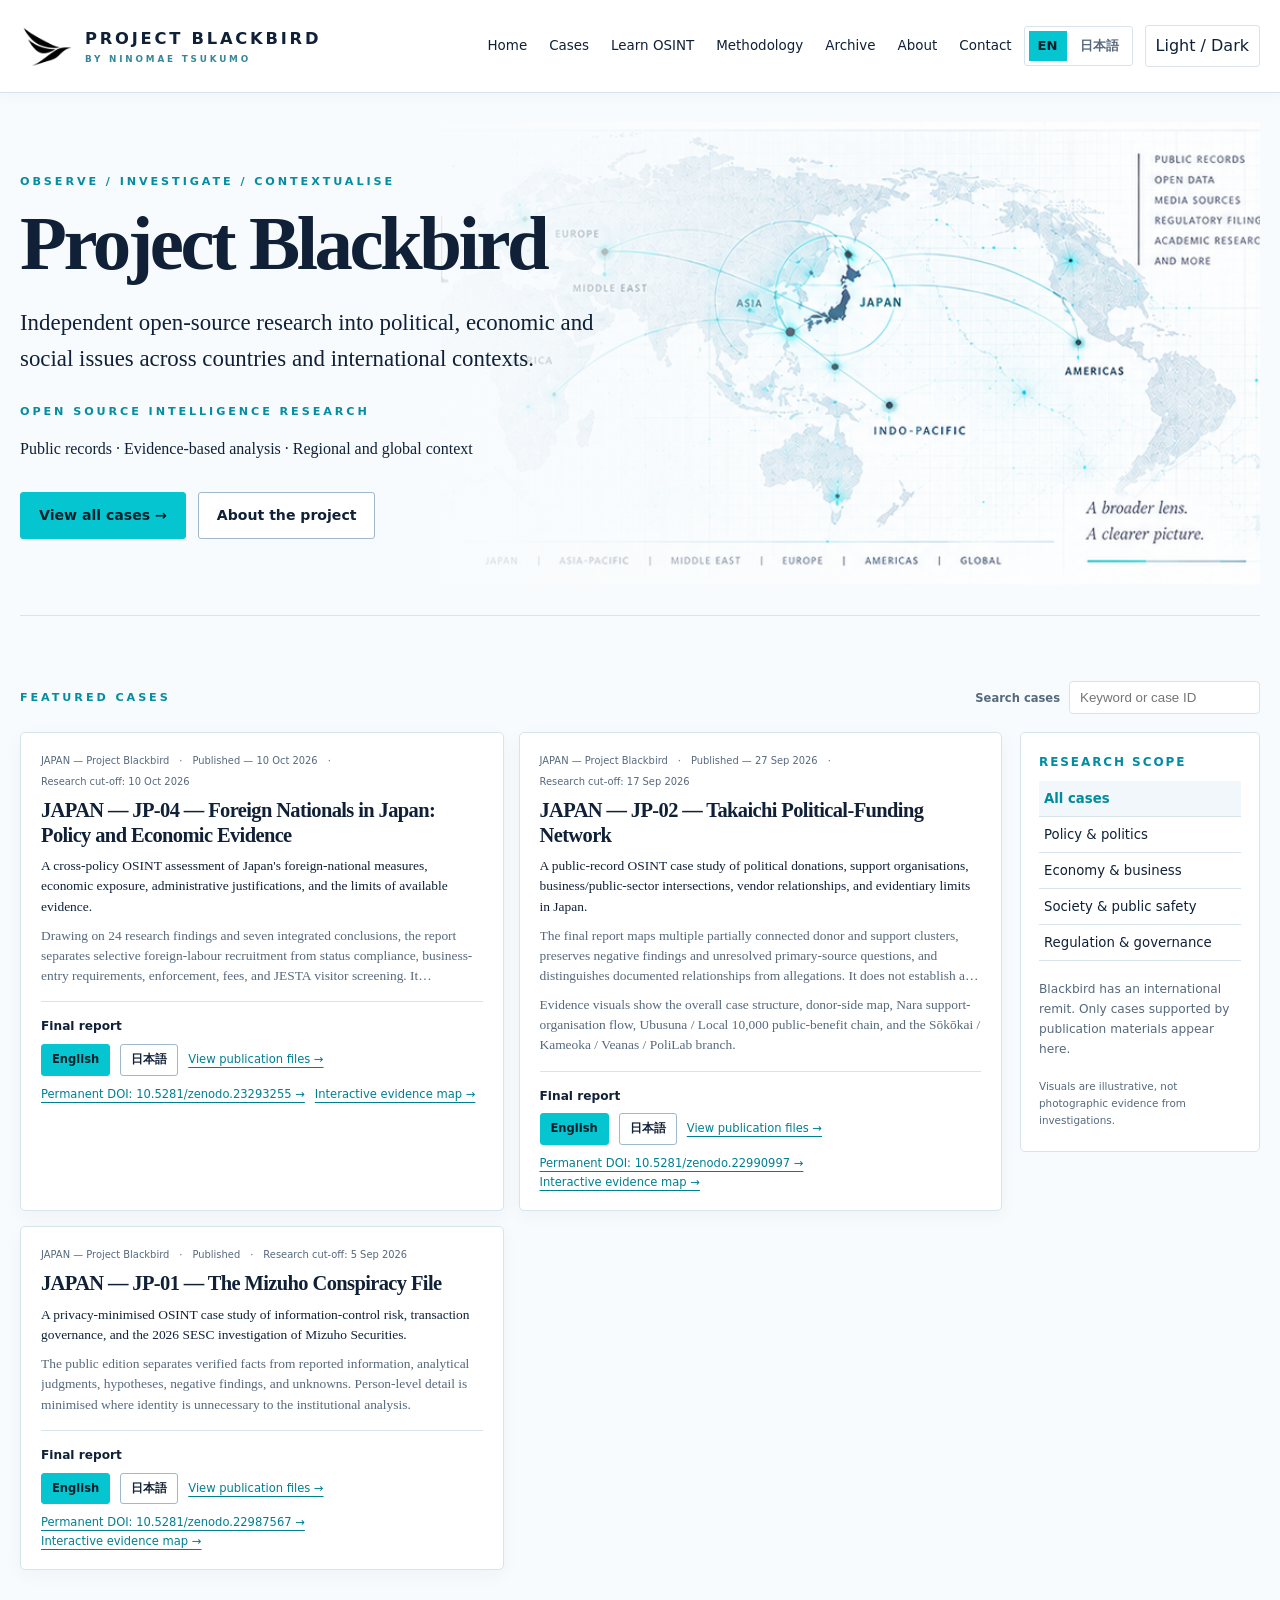
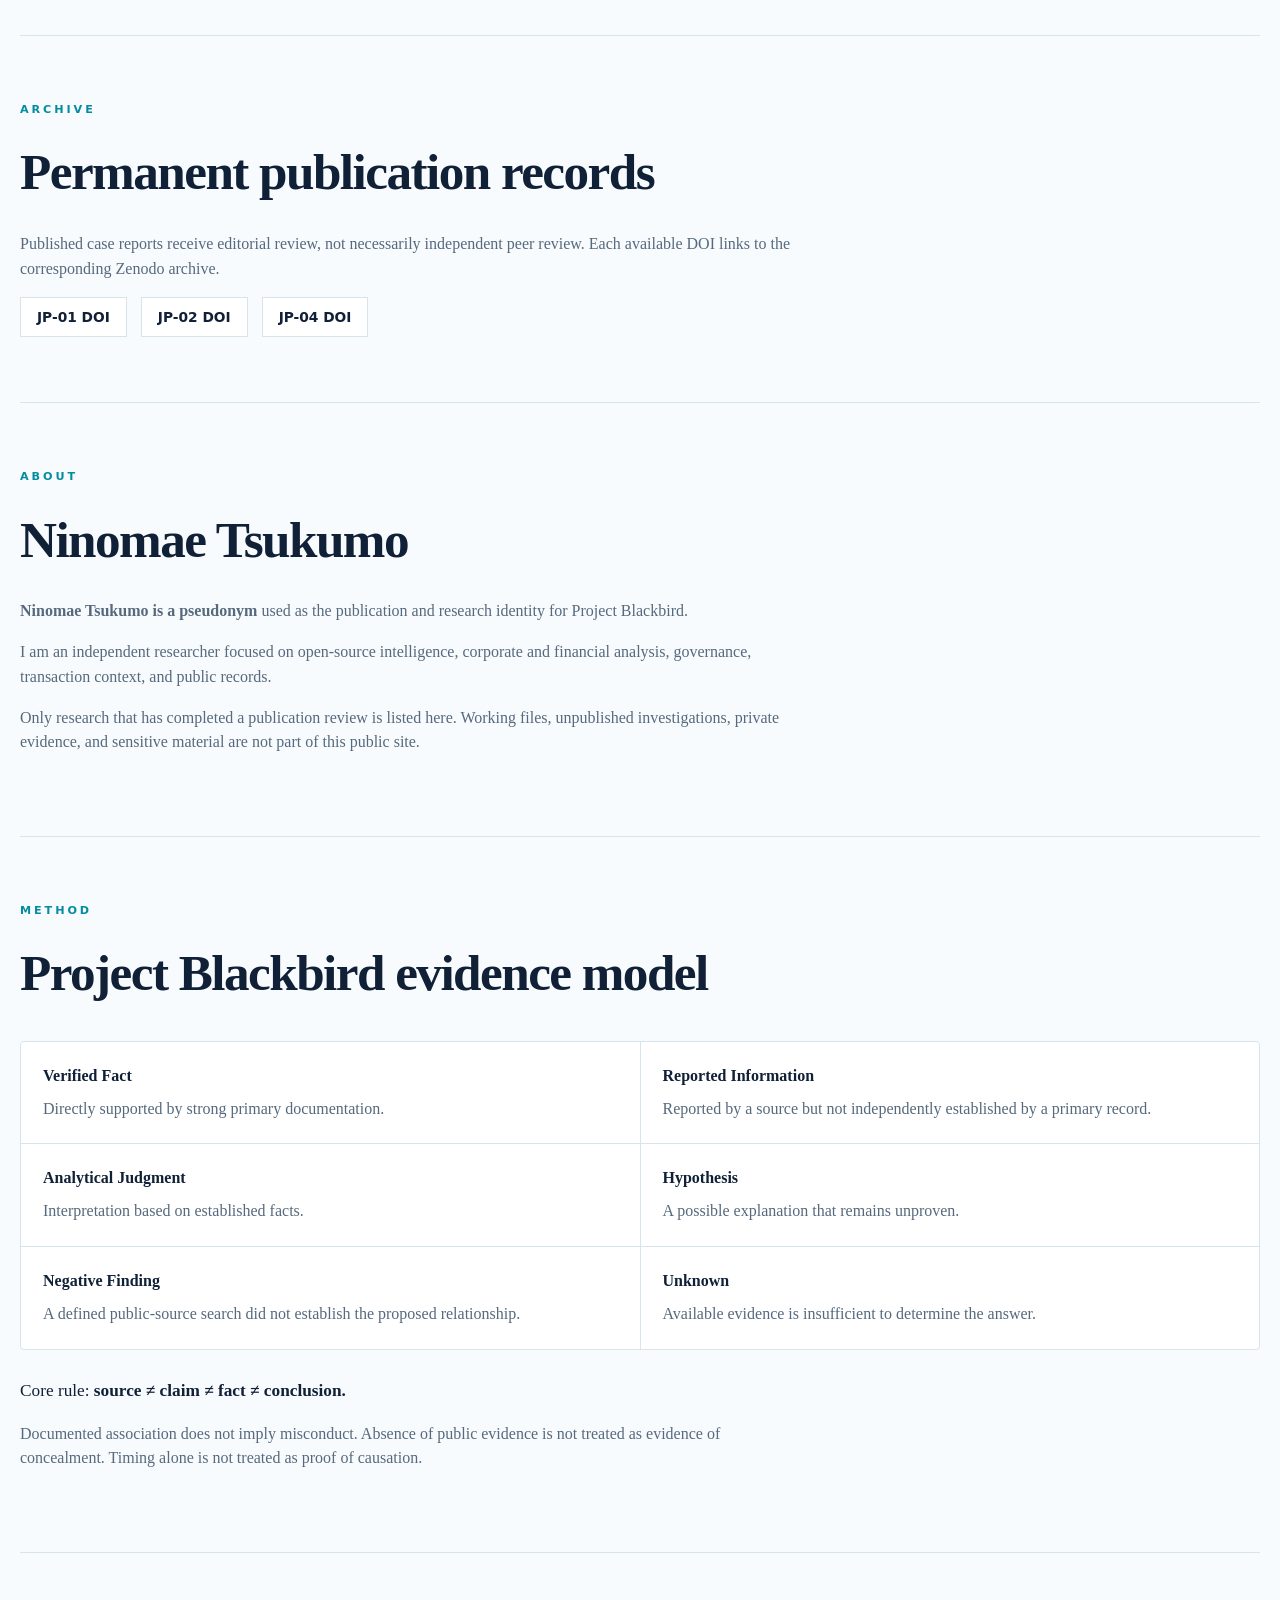
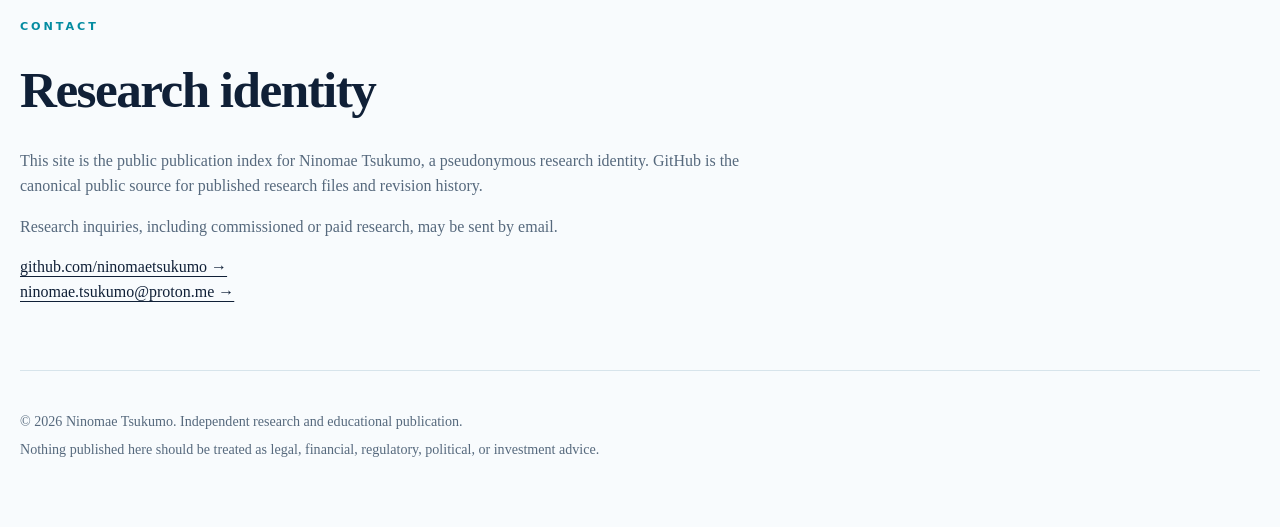
<file: index.html>
<!doctype html>
<html lang="en">
<head>
  <meta charset="utf-8">
  <meta name="viewport" content="width=device-width, initial-scale=1">
  <meta name="description" content="Ninomae Tsukumo — independent OSINT, corporate intelligence, financial and public-record research.">
  <meta http-equiv="Cache-Control" content="no-cache, no-store, must-revalidate">
  <link rel="alternate" hreflang="en" href="https://ninomaetsukumo.github.io/">
  <link rel="alternate" hreflang="ja" href="https://ninomaetsukumo.github.io/ja.html">
  <title>Project Blackbird — Ninomae Tsukumo</title>
  <script>
    (function () {
      var saved = localStorage.getItem('theme');
      var theme = saved || 'light';
      document.documentElement.setAttribute('data-theme', theme);
    }());
  </script>
  <link rel="stylesheet" href="styles.css?v=20261011-clean-4">
</head>
<body>
  <header class="site-header">
    <div class="wrap nav">
      <a class="brand" href="#top"><img src="assets/blackbird-logo.svg" alt="" aria-hidden="true"><span>Project Blackbird<small>By Ninomae Tsukumo</small></span></a>
      <div class="nav-right">
        <nav aria-label="Primary navigation"><a href="#top">Home</a><a href="#research">Cases</a><a href="https://ninomaetsukumo.github.io/osint-course/">Learn OSINT</a><a href="#method">Methodology</a><a href="#archive">Archive</a><a href="#about">About</a><a href="#contact">Contact</a></nav>
        <div class="language-switch" aria-label="Language">
          <span class="active" aria-current="page">EN</span>
          <a href="ja.html" lang="ja">日本語</a>
        </div>
        <button class="theme-toggle" type="button" aria-label="Switch between light and dark theme" title="Switch light/dark theme">
          <span class="theme-label">Light / Dark</span>
        </button>
      </div>
    </div>
  </header>

  <main id="top">
    <section class="hero wrap">
      <p class="eyebrow">OBSERVE / INVESTIGATE / CONTEXTUALISE</p>
      <h1>Project Blackbird</h1>
      <p class="lede">Independent open-source research into political, economic and social issues across countries and international contexts.</p>
      <p class="eyebrow" style="margin-top:27px">OPEN SOURCE INTELLIGENCE RESEARCH</p>
      <p>Public records · Evidence-based analysis · Regional and global context</p>
      <div class="actions"><a class="button" href="#research">View all cases →</a><a class="button secondary" href="#about">About the project</a></div>
    </section>


    <section id="research" class="section wrap">
      <div class="research-top"><p class="section-kicker">Featured cases</p><label class="case-search-label">Search cases <input id="case-search" type="search" placeholder="Keyword or case ID" aria-label="Search cases"></label></div><div class="research-shell"><div class="case-grid">

      <article class="case-card" data-case="jp04" data-scope="regulation">
        <div class="case-meta">
          <span>JAPAN — Project Blackbird</span>
          <span>Published — 10 Oct 2026</span>
          <span>Research cut-off: 10 Oct 2026</span>
        </div>
        <h2>JAPAN — JP-04 — Foreign Nationals in Japan: Policy and Economic Evidence</h2>
        <p class="case-subtitle">A cross-policy OSINT assessment of Japan's foreign-national measures, economic exposure, administrative justifications, and the limits of available evidence.</p>
        <p>Drawing on 24 research findings and seven integrated conclusions, the report separates selective foreign-labour recruitment from status compliance, business-entry requirements, enforcement, fees, and JESTA visitor screening. It distinguishes documented rationales from unmeasured effects and avoids generalising findings across different resident and visitor populations.</p>
        <div class="report-language-block">
          <strong>Final report</strong>
          <div class="actions compact">
            <a class="button" href="https://github.com/ninomaetsukumo/blackbird-foreign-nationals-policy/blob/main/REPORT.md">English</a>
            <a class="button secondary" href="https://github.com/ninomaetsukumo/blackbird-foreign-nationals-policy/blob/main/REPORT_JA.md" lang="ja">日本語</a>
            <a class="text-link" href="https://github.com/ninomaetsukumo/blackbird-foreign-nationals-policy">View publication files →</a>
            <a class="text-link" href="https://doi.org/10.5281/zenodo.23293255">Permanent DOI: 10.5281/zenodo.23293255 →</a>
            <a class="text-link" href="https://ninomaetsukumo.github.io/reports/JAPAN-JP-04/EVIDENCE_NETWORK.html">Interactive evidence map →</a>
          </div>
        </div>
      </article>

      

      <article class="case-card" data-case="jp02" data-scope="policy">
        <div class="case-meta">
          <span>JAPAN — Project Blackbird</span>
          <span>Published — 27 Sep 2026</span>
          <span>Research cut-off: 17 Sep 2026</span>
        </div>
        <h2>JAPAN — JP-02 — Takaichi Political-Funding Network</h2>
        <p class="case-subtitle">A public-record OSINT case study of political donations, support organisations, business/public-sector intersections, vendor relationships, and evidentiary limits in Japan.</p>
        <p>The final report maps multiple partially connected donor and support clusters, preserves negative findings and unresolved primary-source questions, and distinguishes documented relationships from allegations. It does not establish a unified donor network, quid pro quo, circular funding, or criminal liability.</p>
        <p>Evidence visuals show the overall case structure, donor-side map, Nara support-organisation flow, Ubusuna / Local 10,000 public-benefit chain, and the Sōkōkai / Kameoka / Veanas / PoliLab branch.</p>
        <div class="report-language-block">
          <strong>Final report</strong>
          <div class="actions compact">
            <a class="button" href="https://github.com/ninomaetsukumo/blackbird-takaichi-political-funding/blob/main/REPORT.md">English</a>
            <a class="button secondary" href="https://github.com/ninomaetsukumo/blackbird-takaichi-political-funding/blob/main/REPORT_JA.md" lang="ja">日本語</a>
            <a class="text-link" href="https://github.com/ninomaetsukumo/blackbird-takaichi-political-funding">View publication files →</a>
            <a class="text-link" href="https://doi.org/10.5281/zenodo.22990997">Permanent DOI: 10.5281/zenodo.22990997 →</a>
          </div>
        <a class="text-link" href="https://ninomaetsukumo.github.io/reports/JAPAN-JP-02/EVIDENCE_NETWORK.html">Interactive evidence map →</a>
          </div>
      </article>

      <article class="case-card" data-case="jp01" data-scope="economy">
        <div class="case-meta">
          <span>JAPAN — Project Blackbird</span>
          <span>Published</span>
          <span>Research cut-off: 5 Sep 2026</span>
        </div>
        <h2>JAPAN — JP-01 — The Mizuho Conspiracy File</h2>
        <p class="case-subtitle">A privacy-minimised OSINT case study of information-control risk, transaction governance, and the 2026 SESC investigation of Mizuho Securities.</p>
        <p>The public edition separates verified facts from reported information, analytical judgments, hypotheses, negative findings, and unknowns. Person-level detail is minimised where identity is unnecessary to the institutional analysis.</p>
        <div class="report-language-block">
          <strong>Final report</strong>
          <div class="actions compact">
            <a class="button" href="https://github.com/ninomaetsukumo/blackbird-mizuho-securities/blob/main/REPORT.md">English</a>
            <a class="button secondary" href="https://github.com/ninomaetsukumo/blackbird-mizuho-securities/blob/main/REPORT_JA.md" lang="ja">日本語</a>
            <a class="text-link" href="https://github.com/ninomaetsukumo/blackbird-mizuho-securities">View publication files →</a>
            <a class="text-link" href="https://doi.org/10.5281/zenodo.22987567">Permanent DOI: 10.5281/zenodo.22987567 →</a>
          </div>
        <a class="text-link" href="https://ninomaetsukumo.github.io/reports/JAPAN-JP-01/EVIDENCE_NETWORK.html">Interactive evidence map →</a>
          </div>
      </article>
      </div><aside class="scope-panel"><h3>Research scope</h3><button class="scope-filter active" type="button" data-filter="all">All cases</button><button class="scope-filter" type="button" data-filter="policy">Policy &amp; politics</button><button class="scope-filter" type="button" data-filter="economy">Economy &amp; business</button><button class="scope-filter" type="button" data-filter="society">Society &amp; public safety</button><button class="scope-filter" type="button" data-filter="regulation">Regulation &amp; governance</button><p>Blackbird has an international remit. Only cases supported by publication materials appear here.</p><p class="art-note">Visuals are illustrative, not photographic evidence from investigations.</p></aside></div><p id="no-cases" hidden>No matching cases.</p></section>
    <section id="archive" class="section wrap"><p class="section-kicker">Archive</p><h2>Permanent publication records</h2><p>Published case reports receive editorial review, not necessarily independent peer review. Each available DOI links to the corresponding Zenodo archive.</p><div class="archive-links"><a href="https://doi.org/10.5281/zenodo.22987567">JP-01 DOI</a><a href="https://doi.org/10.5281/zenodo.22990997">JP-02 DOI</a><a href="https://doi.org/10.5281/zenodo.23293255">JP-04 DOI</a></div></section>


    <section id="about" class="section wrap">
      <p class="section-kicker">About</p>
      <h2>Ninomae Tsukumo</h2>
      <p><strong>Ninomae Tsukumo is a pseudonym</strong> used as the publication and research identity for Project Blackbird.</p>
      <p>I am an independent researcher focused on open-source intelligence, corporate and financial analysis, governance, transaction context, and public records.</p>
      <p>Only research that has completed a publication review is listed here. Working files, unpublished investigations, private evidence, and sensitive material are not part of this public site.</p>
    </section>

    <section id="method" class="section wrap">
      <p class="section-kicker">Method</p>
      <h2>Project Blackbird evidence model</h2>
      <div class="grid">
        <div><strong>Verified Fact</strong><span>Directly supported by strong primary documentation.</span></div>
        <div><strong>Reported Information</strong><span>Reported by a source but not independently established by a primary record.</span></div>
        <div><strong>Analytical Judgment</strong><span>Interpretation based on established facts.</span></div>
        <div><strong>Hypothesis</strong><span>A possible explanation that remains unproven.</span></div>
        <div><strong>Negative Finding</strong><span>A defined public-source search did not establish the proposed relationship.</span></div>
        <div><strong>Unknown</strong><span>Available evidence is insufficient to determine the answer.</span></div>
      </div>
      <p class="principle">Core rule: <strong>source ≠ claim ≠ fact ≠ conclusion.</strong></p>
      <p>Documented association does not imply misconduct. Absence of public evidence is not treated as evidence of concealment. Timing alone is not treated as proof of causation.</p>
    </section>

    <section id="contact" class="section wrap">
      <p class="section-kicker">Contact</p>
      <h2>Research identity</h2>
      <p>This site is the public publication index for Ninomae Tsukumo, a pseudonymous research identity. GitHub is the canonical public source for published research files and revision history.</p>
      <p>Research inquiries, including commissioned or paid research, may be sent by email.</p>
      <a class="text-link" href="https://github.com/ninomaetsukumo">github.com/ninomaetsukumo →</a><br>
      <a class="text-link" href="mailto:ninomae.tsukumo@proton.me">ninomae.tsukumo@proton.me →</a>
    </section>
  </main>

  <footer class="wrap footer">
    <p>© 2026 Ninomae Tsukumo. Independent research and educational publication.</p>
    <p>Nothing published here should be treated as legal, financial, regulatory, political, or investment advice.</p>
  </footer>

  <script>
    (function () {
      var button = document.querySelector('.theme-toggle');
      if (!button) return;
      button.addEventListener('click', function () {
        var current = document.documentElement.getAttribute('data-theme') || 'dark';
        var next = current === 'dark' ? 'light' : 'dark';
        document.documentElement.setAttribute('data-theme', next);
        localStorage.setItem('theme', next);
      });
    }());
  </script>
  <!-- deployment-refresh: jp01-doi-20260927 -->
<script>
(function(){
 var input=document.getElementById('case-search'),items=Array.from(document.querySelectorAll('.case-card[data-case]')),buttons=Array.from(document.querySelectorAll('.scope-filter')),active='all',empty=document.getElementById('no-cases');
 function render(){var term=(input.value||'').toLocaleLowerCase().trim(),count=0;items.forEach(function(item){var ok=(!term||item.textContent.toLocaleLowerCase().includes(term)||item.dataset.case.includes(term))&&(active==='all'||item.dataset.scope===active);item.hidden=!ok;if(ok)count++;});if(empty)empty.hidden=count!==0;}
 if(input)input.addEventListener('input',render);
 buttons.forEach(function(button){button.addEventListener('click',function(){active=button.dataset.filter;buttons.forEach(function(b){b.classList.toggle('active',b===button);b.setAttribute('aria-pressed',b===button?'true':'false')});render()})});
})();
</script>
</body>
</html>
</file>
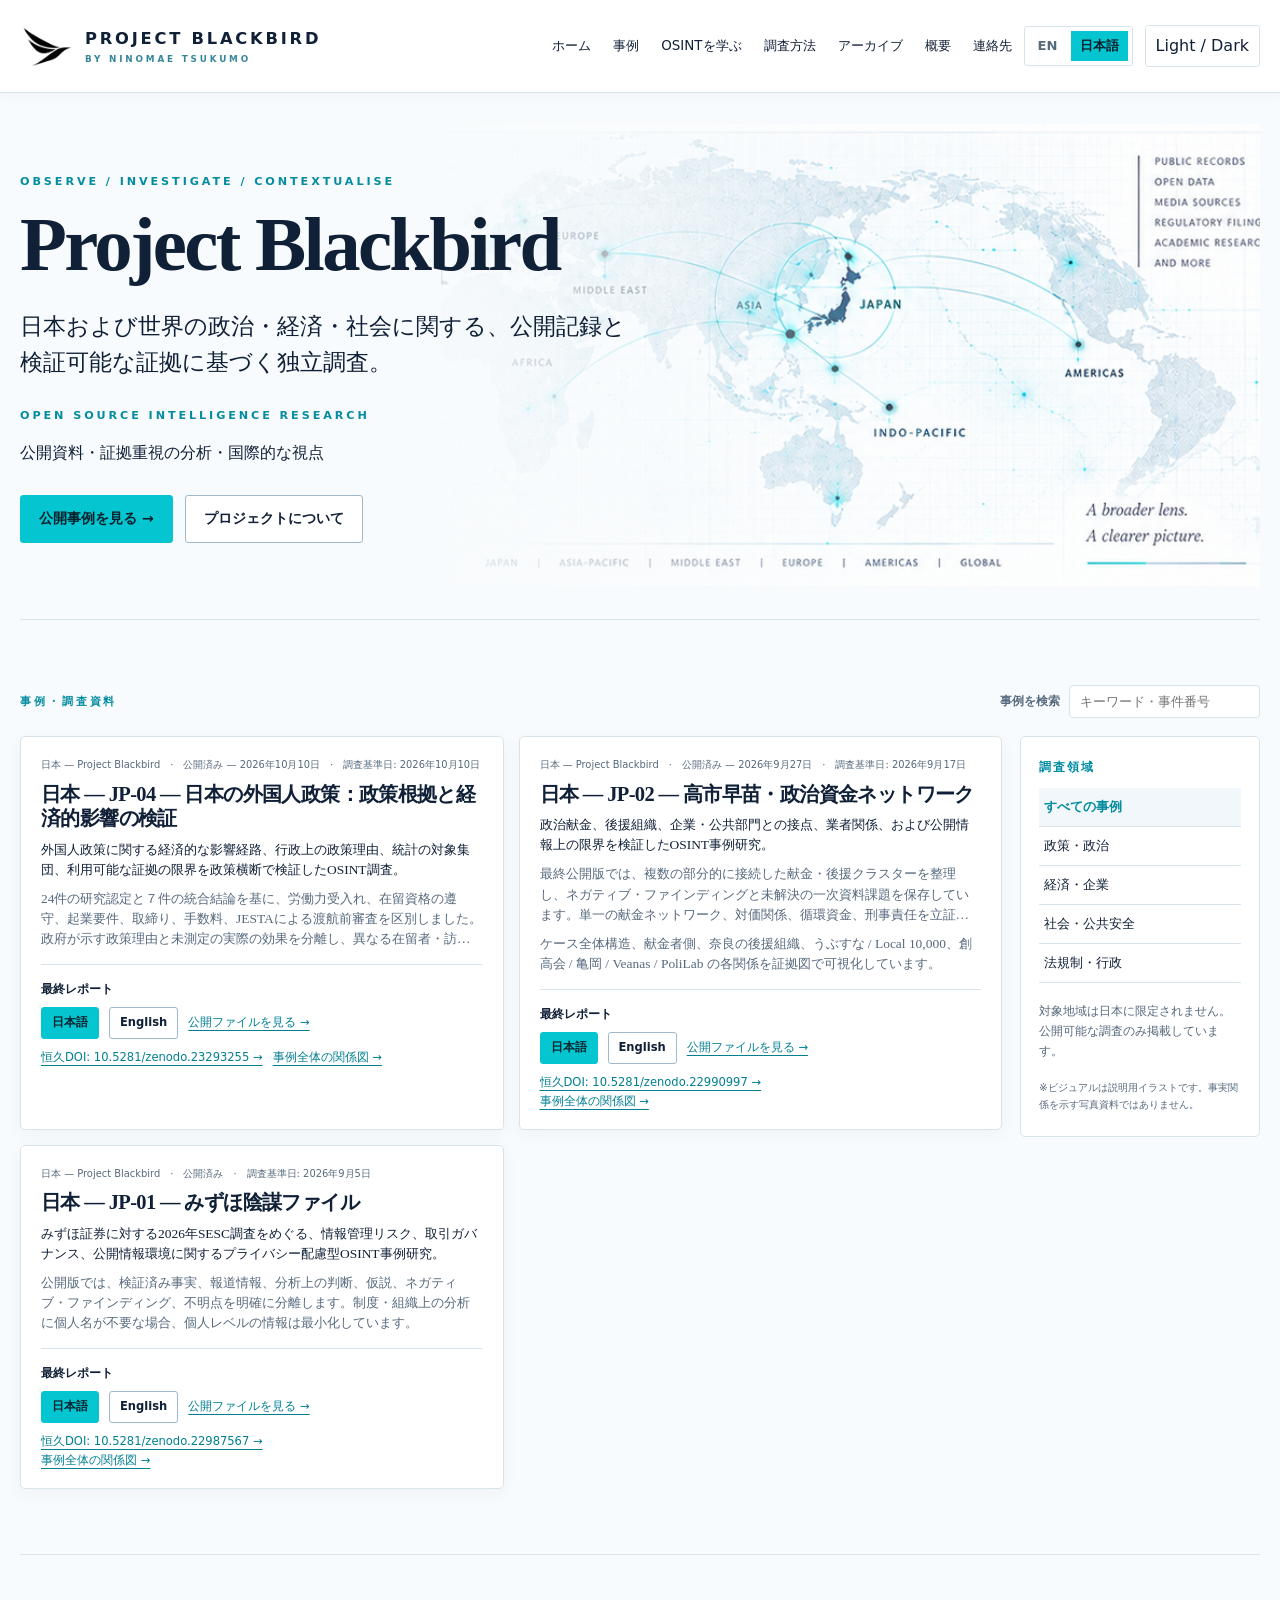
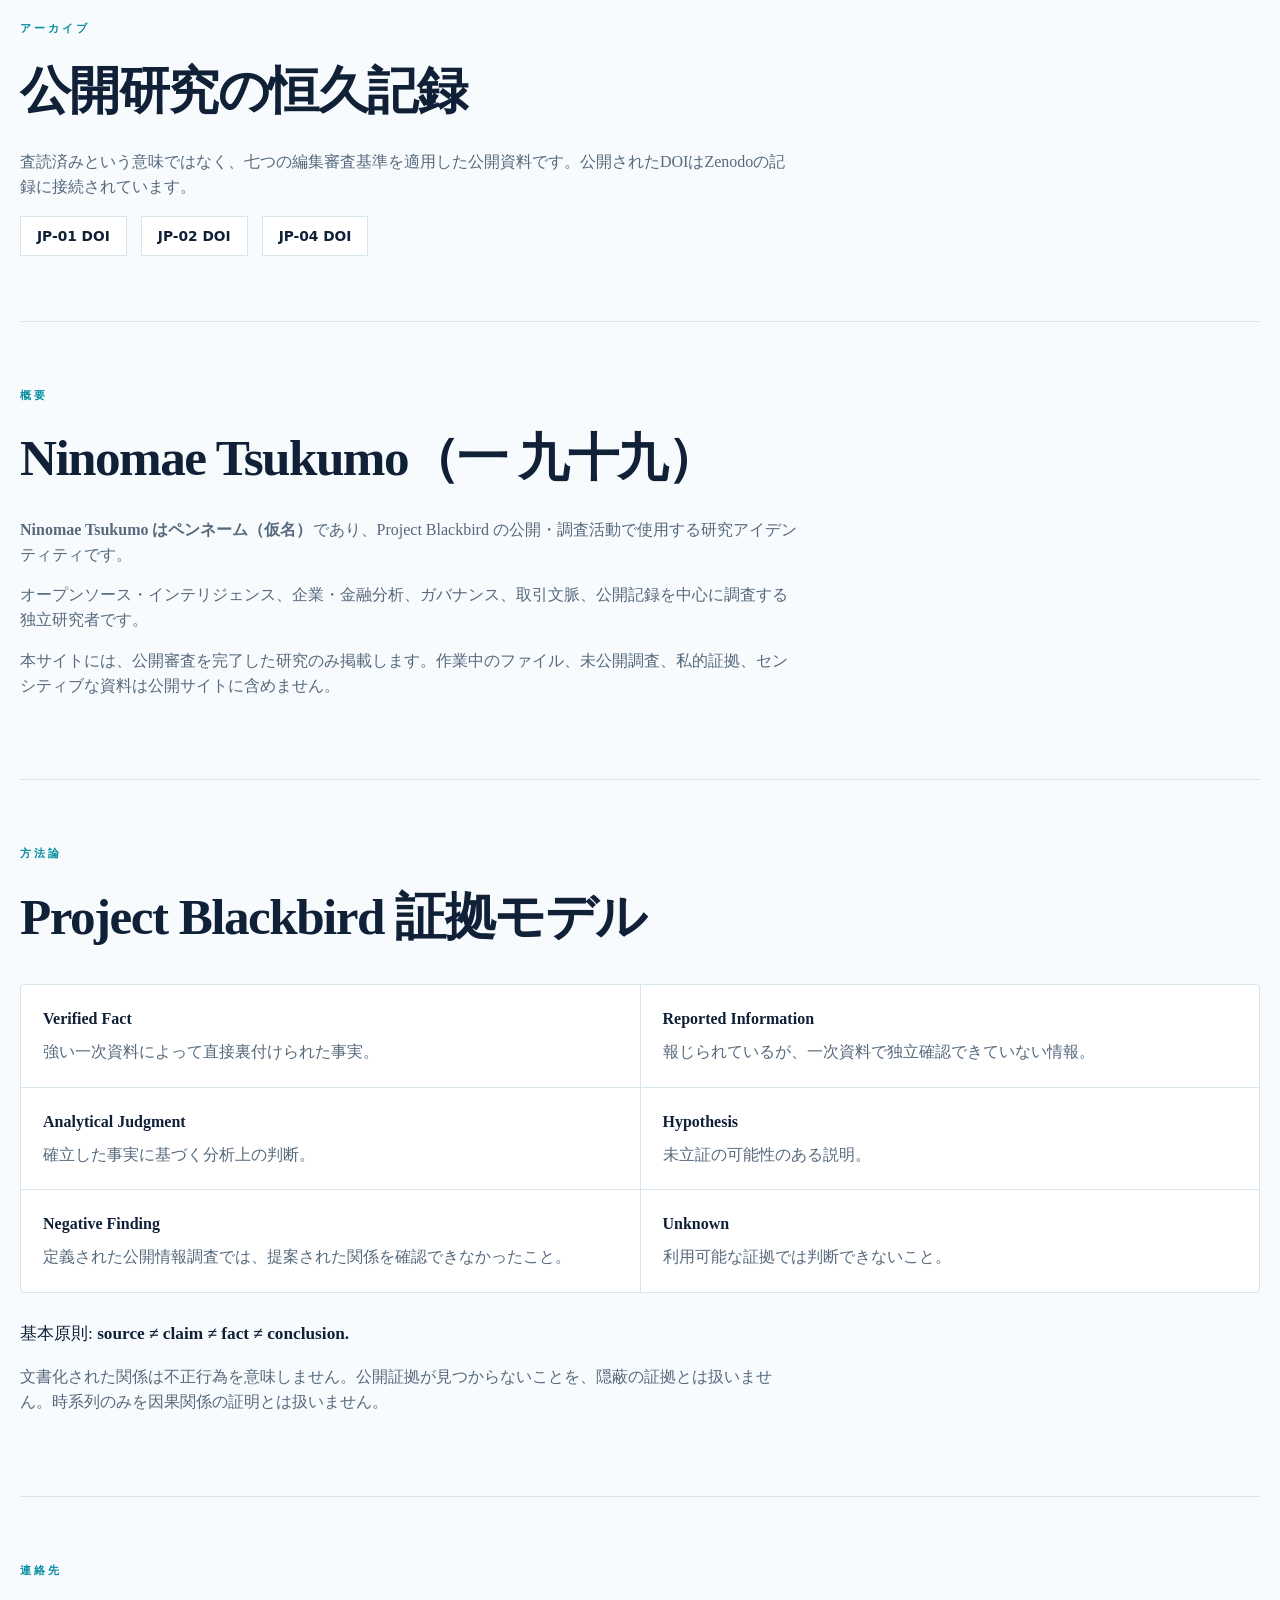
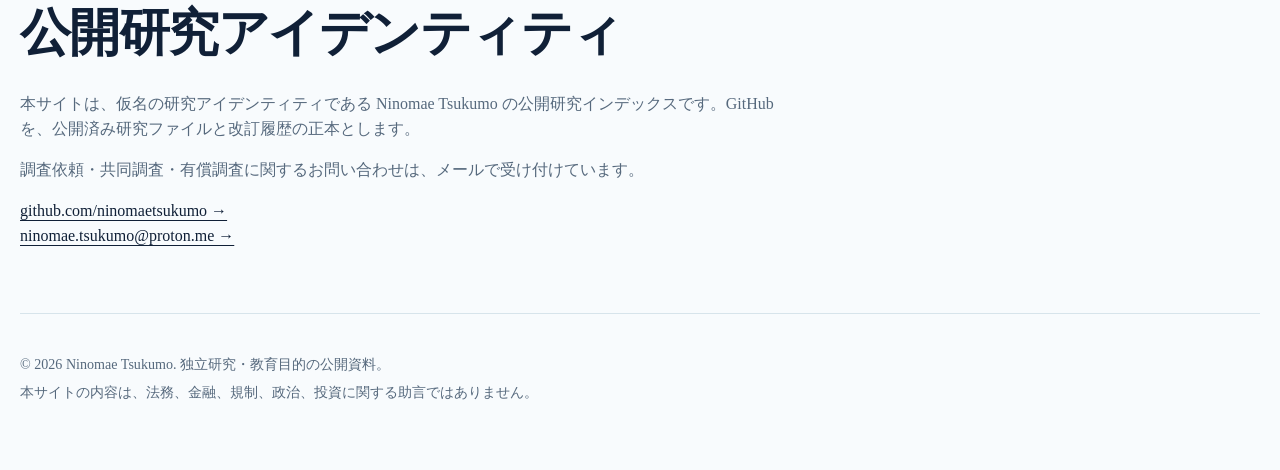
<file: ja.html>
<!doctype html>
<html lang="ja">
<head>
  <meta charset="utf-8">
  <meta name="viewport" content="width=device-width, initial-scale=1">
  <meta name="description" content="Ninomae Tsukumo — 独立OSINT、企業・金融・公開情報調査。">
  <meta http-equiv="Cache-Control" content="no-cache, no-store, must-revalidate">
  <link rel="alternate" hreflang="en" href="https://ninomaetsukumo.github.io/">
  <link rel="alternate" hreflang="ja" href="https://ninomaetsukumo.github.io/ja.html">
  <title>Project Blackbird — Ninomae Tsukumo</title>
  <script>
    (function () {
      var saved = localStorage.getItem('theme');
      var theme = saved || 'light';
      document.documentElement.setAttribute('data-theme', theme);
    }());
  </script>
  <link rel="stylesheet" href="styles.css?v=20261011-clean-4">
</head>
<body>
  <header class="site-header">
    <div class="wrap nav">
      <a class="brand" href="#top"><img src="assets/blackbird-logo.svg" alt="" aria-hidden="true"><span>Project Blackbird<small>By Ninomae Tsukumo</small></span></a>
      <div class="nav-right">
        <nav aria-label="主要ナビゲーション"><a href="#top">ホーム</a><a href="#research">事例</a><a href="https://ninomaetsukumo.github.io/osint-course/">OSINTを学ぶ</a><a href="#method">調査方法</a><a href="#archive">アーカイブ</a><a href="#about">概要</a><a href="#contact">連絡先</a></nav>
        <div class="language-switch" aria-label="言語">
          <a href="index.html" lang="en">EN</a>
          <span class="active" aria-current="page">日本語</span>
        </div>
        <button class="theme-toggle" type="button" aria-label="ライトとダークテーマを切り替える" title="ライト／ダークテーマを切り替える">
          <span class="theme-label">Light / Dark</span>
        </button>
      </div>
    </div>
  </header>

  <main id="top">
    <section class="hero wrap">
      <p class="eyebrow">OBSERVE / INVESTIGATE / CONTEXTUALISE</p>
      <h1>Project Blackbird</h1>
      <p class="lede">日本および世界の政治・経済・社会に関する、公開記録と検証可能な証拠に基づく独立調査。</p>
      <p class="eyebrow" style="margin-top:27px">OPEN SOURCE INTELLIGENCE RESEARCH</p>
      <p>公開資料・証拠重視の分析・国際的な視点</p>
      <div class="actions"><a class="button" href="#research">公開事例を見る →</a><a class="button secondary" href="#about">プロジェクトについて</a></div>
    </section>


    <section id="research" class="section wrap">
      <div class="research-top"><p class="section-kicker">事例・調査資料</p><label class="case-search-label">事例を検索 <input id="case-search" type="search" placeholder="キーワード・事件番号" aria-label="事例検索"></label></div><div class="research-shell"><div class="case-grid">

      <article class="case-card" data-case="jp04" data-scope="regulation">
        <div class="case-meta">
          <span>日本 — Project Blackbird</span>
          <span>公開済み — 2026年10月10日</span>
          <span>調査基準日: 2026年10月10日</span>
        </div>
        <h2>日本 — JP-04 — 日本の外国人政策：政策根拠と経済的影響の検証</h2>
        <p class="case-subtitle">外国人政策に関する経済的な影響経路、行政上の政策理由、統計の対象集団、利用可能な証拠の限界を政策横断で検証したOSINT調査。</p>
        <p>24件の研究認定と７件の統合結論を基に、労働力受入れ、在留資格の遵守、起業要件、取締り、手数料、JESTAによる渡航前審査を区別しました。政府が示す政策理由と未測定の実際の効果を分離し、異なる在留者・訪問者集団の統計を不適切に一般化しません。</p>
        <div class="report-language-block">
          <strong>最終レポート</strong>
          <div class="actions compact">
            <a class="button" href="https://github.com/ninomaetsukumo/blackbird-foreign-nationals-policy/blob/main/REPORT_JA.md">日本語</a>
            <a class="button secondary" href="https://github.com/ninomaetsukumo/blackbird-foreign-nationals-policy/blob/main/REPORT.md" lang="en">English</a>
            <a class="text-link" href="https://github.com/ninomaetsukumo/blackbird-foreign-nationals-policy">公開ファイルを見る →</a>
            <a class="text-link" href="https://doi.org/10.5281/zenodo.23293255">恒久DOI: 10.5281/zenodo.23293255 →</a>
            <a class="text-link" href="https://ninomaetsukumo.github.io/reports/JAPAN-JP-04/EVIDENCE_NETWORK.html">事例全体の関係図 →</a>
          </div>
        </div>
      </article>

      

      <article class="case-card" data-case="jp02" data-scope="policy">
        <div class="case-meta">
          <span>日本 — Project Blackbird</span>
          <span>公開済み — 2026年9月27日</span>
          <span>調査基準日: 2026年9月17日</span>
        </div>
        <h2>日本 — JP-02 — 高市早苗・政治資金ネットワーク</h2>
        <p class="case-subtitle">政治献金、後援組織、企業・公共部門との接点、業者関係、および公開情報上の限界を検証したOSINT事例研究。</p>
        <p>最終公開版では、複数の部分的に接続した献金・後援クラスターを整理し、ネガティブ・ファインディングと未解決の一次資料課題を保存しています。単一の献金ネットワーク、対価関係、循環資金、刑事責任を立証するものではありません。</p>
        <p>ケース全体構造、献金者側、奈良の後援組織、うぶすな / Local 10,000、創高会 / 亀岡 / Veanas / PoliLab の各関係を証拠図で可視化しています。</p>
        <div class="report-language-block">
          <strong>最終レポート</strong>
          <div class="actions compact">
            <a class="button" href="https://github.com/ninomaetsukumo/blackbird-takaichi-political-funding/blob/main/REPORT_JA.md">日本語</a>
            <a class="button secondary" href="https://github.com/ninomaetsukumo/blackbird-takaichi-political-funding/blob/main/REPORT.md" lang="en">English</a>
            <a class="text-link" href="https://github.com/ninomaetsukumo/blackbird-takaichi-political-funding">公開ファイルを見る →</a>
            <a class="text-link" href="https://doi.org/10.5281/zenodo.22990997">恒久DOI: 10.5281/zenodo.22990997 →</a>
          </div>
        <a class="text-link" href="https://ninomaetsukumo.github.io/reports/JAPAN-JP-02/EVIDENCE_NETWORK.html">事例全体の関係図 →</a>
          </div>
      </article>

      <article class="case-card" data-case="jp01" data-scope="economy">
        <div class="case-meta">
          <span>日本 — Project Blackbird</span>
          <span>公開済み</span>
          <span>調査基準日: 2026年9月5日</span>
        </div>
        <h2>日本 — JP-01 — みずほ陰謀ファイル</h2>
        <p class="case-subtitle">みずほ証券に対する2026年SESC調査をめぐる、情報管理リスク、取引ガバナンス、公開情報環境に関するプライバシー配慮型OSINT事例研究。</p>
        <p>公開版では、検証済み事実、報道情報、分析上の判断、仮説、ネガティブ・ファインディング、不明点を明確に分離します。制度・組織上の分析に個人名が不要な場合、個人レベルの情報は最小化しています。</p>
        <div class="report-language-block">
          <strong>最終レポート</strong>
          <div class="actions compact">
            <a class="button" href="https://github.com/ninomaetsukumo/blackbird-mizuho-securities/blob/main/REPORT_JA.md">日本語</a>
            <a class="button secondary" href="https://github.com/ninomaetsukumo/blackbird-mizuho-securities/blob/main/REPORT.md" lang="en">English</a>
            <a class="text-link" href="https://github.com/ninomaetsukumo/blackbird-mizuho-securities">公開ファイルを見る →</a>
            <a class="text-link" href="https://doi.org/10.5281/zenodo.22987567">恒久DOI: 10.5281/zenodo.22987567 →</a>
          </div>
        <a class="text-link" href="https://ninomaetsukumo.github.io/reports/JAPAN-JP-01/EVIDENCE_NETWORK.html">事例全体の関係図 →</a>
          </div>
      </article>
      </div><aside class="scope-panel"><h3>調査領域</h3><button class="scope-filter active" type="button" data-filter="all">すべての事例</button><button class="scope-filter" type="button" data-filter="policy">政策・政治</button><button class="scope-filter" type="button" data-filter="economy">経済・企業</button><button class="scope-filter" type="button" data-filter="society">社会・公共安全</button><button class="scope-filter" type="button" data-filter="regulation">法規制・行政</button><p>対象地域は日本に限定されません。公開可能な調査のみ掲載しています。</p><p class="art-note">※ビジュアルは説明用イラストです。事実関係を示す写真資料ではありません。</p></aside></div><p id="no-cases" hidden>一致する事例はありません。</p></section>
    <section id="archive" class="section wrap"><p class="section-kicker">アーカイブ</p><h2>公開研究の恒久記録</h2><p>査読済みという意味ではなく、七つの編集審査基準を適用した公開資料です。公開されたDOIはZenodoの記録に接続されています。</p><div class="archive-links"><a href="https://doi.org/10.5281/zenodo.22987567">JP-01 DOI</a><a href="https://doi.org/10.5281/zenodo.22990997">JP-02 DOI</a><a href="https://doi.org/10.5281/zenodo.23293255">JP-04 DOI</a></div></section>


    <section id="about" class="section wrap">
      <p class="section-kicker">概要</p>
      <h2>Ninomae Tsukumo（一 九十九）</h2>
      <p><strong>Ninomae Tsukumo はペンネーム（仮名）</strong>であり、Project Blackbird の公開・調査活動で使用する研究アイデンティティです。</p>
      <p>オープンソース・インテリジェンス、企業・金融分析、ガバナンス、取引文脈、公開記録を中心に調査する独立研究者です。</p>
      <p>本サイトには、公開審査を完了した研究のみ掲載します。作業中のファイル、未公開調査、私的証拠、センシティブな資料は公開サイトに含めません。</p>
    </section>

    <section id="method" class="section wrap">
      <p class="section-kicker">方法論</p>
      <h2>Project Blackbird 証拠モデル</h2>
      <div class="grid">
        <div><strong>Verified Fact</strong><span>強い一次資料によって直接裏付けられた事実。</span></div>
        <div><strong>Reported Information</strong><span>報じられているが、一次資料で独立確認できていない情報。</span></div>
        <div><strong>Analytical Judgment</strong><span>確立した事実に基づく分析上の判断。</span></div>
        <div><strong>Hypothesis</strong><span>未立証の可能性のある説明。</span></div>
        <div><strong>Negative Finding</strong><span>定義された公開情報調査では、提案された関係を確認できなかったこと。</span></div>
        <div><strong>Unknown</strong><span>利用可能な証拠では判断できないこと。</span></div>
      </div>
      <p class="principle">基本原則: <strong>source ≠ claim ≠ fact ≠ conclusion.</strong></p>
      <p>文書化された関係は不正行為を意味しません。公開証拠が見つからないことを、隠蔽の証拠とは扱いません。時系列のみを因果関係の証明とは扱いません。</p>
    </section>

    <section id="contact" class="section wrap">
      <p class="section-kicker">連絡先</p>
      <h2>公開研究アイデンティティ</h2>
      <p>本サイトは、仮名の研究アイデンティティである Ninomae Tsukumo の公開研究インデックスです。GitHubを、公開済み研究ファイルと改訂履歴の正本とします。</p>
      <p>調査依頼・共同調査・有償調査に関するお問い合わせは、メールで受け付けています。</p>
      <a class="text-link" href="https://github.com/ninomaetsukumo">github.com/ninomaetsukumo →</a><br>
      <a class="text-link" href="mailto:ninomae.tsukumo@proton.me">ninomae.tsukumo@proton.me →</a>
    </section>
  </main>

  <footer class="wrap footer">
    <p>© 2026 Ninomae Tsukumo. 独立研究・教育目的の公開資料。</p>
    <p>本サイトの内容は、法務、金融、規制、政治、投資に関する助言ではありません。</p>
  </footer>

  <script>
    (function () {
      var button = document.querySelector('.theme-toggle');
      if (!button) return;
      button.addEventListener('click', function () {
        var current = document.documentElement.getAttribute('data-theme') || 'dark';
        var next = current === 'dark' ? 'light' : 'dark';
        document.documentElement.setAttribute('data-theme', next);
        localStorage.setItem('theme', next);
      });
    }());
  </script>
  <!-- deployment-refresh: jp01-doi-20260927 -->
<script>
(function(){
 var input=document.getElementById('case-search'),items=Array.from(document.querySelectorAll('.case-card[data-case]')),buttons=Array.from(document.querySelectorAll('.scope-filter')),active='all',empty=document.getElementById('no-cases');
 function render(){var term=(input.value||'').toLocaleLowerCase().trim(),count=0;items.forEach(function(item){var ok=(!term||item.textContent.toLocaleLowerCase().includes(term)||item.dataset.case.includes(term))&&(active==='all'||item.dataset.scope===active);item.hidden=!ok;if(ok)count++;});if(empty)empty.hidden=count!==0;}
 if(input)input.addEventListener('input',render);
 buttons.forEach(function(button){button.addEventListener('click',function(){active=button.dataset.filter;buttons.forEach(function(b){b.classList.toggle('active',b===button);b.setAttribute('aria-pressed',b===button?'true':'false')});render()})});
})();
</script>
</body>
</html>
</file>
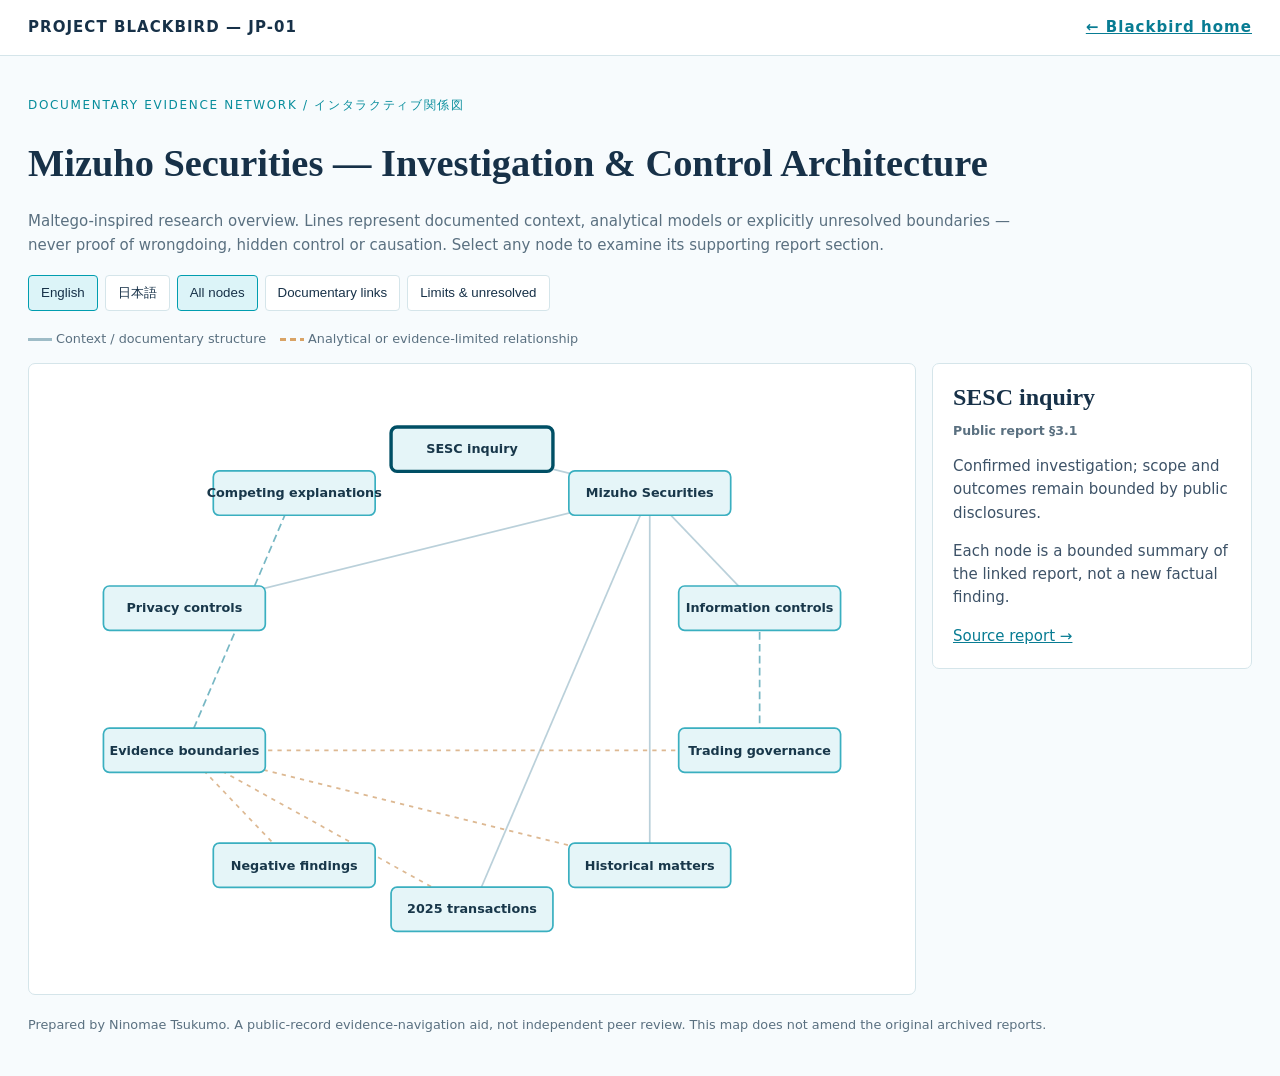
<file: reports/JAPAN-JP-01/EVIDENCE_NETWORK.html>
<!doctype html><html lang="en"><head><meta charset="utf-8"><meta name="viewport" content="width=device-width,initial-scale=1"><title>JP-01 Evidence Network — Project Blackbird</title><style>:root{--ink:#173148;--muted:#5a7080;--line:#d5e5ea;--accent:#009daf}*{box-sizing:border-box}body{font:15px/1.55 system-ui,"Noto Sans JP",sans-serif;margin:0;background:#f7fbfd;color:var(--ink)}a{color:#087c93}.wrap{max-width:1440px;margin:0 auto;padding:28px}header{background:white;border-bottom:1px solid var(--line);padding:16px 28px;display:flex;justify-content:space-between;flex-wrap:wrap;gap:10px;font-weight:700;letter-spacing:.07em}h1{font:700 clamp(1.8rem,3vw,2.9rem)/1.15 Georgia,serif}.intro{color:var(--muted);max-width:1000px}.controls{display:flex;gap:7px;flex-wrap:wrap;margin:18px 0}button{background:white;border:1px solid var(--line);padding:8px 12px;cursor:pointer;border-radius:4px;color:var(--ink)}button.active{background:#dcf4f8;border-color:var(--accent)}.layout{display:grid;grid-template-columns:minmax(0,1fr) 320px;gap:16px}.viewport,.panel{background:white;border:1px solid var(--line);border-radius:7px}.viewport{overflow:auto}.panel{padding:20px;align-self:start;position:sticky;top:12px}.panel h2{margin:0 0 10px;font:700 1.5rem Georgia,serif}.panel small{display:block;color:var(--muted);font-weight:700;margin-bottom:12px}.panel p{color:#3d5267}.legend{font-size:.8rem;color:var(--muted);margin-bottom:14px}.legend span{margin-right:14px}.legend i{display:inline-block;width:24px;height:3px;background:#9ebcc7;vertical-align:middle}.legend i.dash{background:repeating-linear-gradient(90deg,#d9a365 0 6px,transparent 6px 10px)}svg{width:100%;min-width:650px;height:auto;display:block}.edge{stroke:#9abbc9;stroke-width:2;opacity:.68}.edge.boundary{stroke:#cd985f;stroke-dasharray:5 6}.edge.analytical{stroke:#3796a9;stroke-dasharray:9 5}.node{cursor:pointer}.node rect{fill:#e5f5f8;stroke:#3aafc0;stroke-width:2}.node text{font:600 15px system-ui,"Noto Sans JP",sans-serif;text-anchor:middle;fill:#18374a;pointer-events:none}.node.selected rect,.node:focus rect{stroke:#004f65;stroke-width:4}.node.dim,.edge.dim{opacity:.12}.foot{font-size:.8rem;color:var(--muted);margin-top:20px}@media(max-width:900px){.layout{grid-template-columns:1fr}.panel{position:static}}@media(max-width:600px){.wrap{padding:15px}} </style></head><body><header><span>PROJECT BLACKBIRD — JP-01</span><a href="https://ninomaetsukumo.github.io/">← Blackbird home</a></header><main class="wrap"><p style="color:#078d9c;font-size:.75rem;letter-spacing:.14em">DOCUMENTARY EVIDENCE NETWORK / インタラクティブ関係図</p><h1 id="main-title">Mizuho Securities — Investigation & Control Architecture</h1><p class="intro">Maltego-inspired research overview. Lines represent documented context, analytical models or explicitly unresolved boundaries — never proof of wrongdoing, hidden control or causation. Select any node to examine its supporting report section.</p><div class="controls"><button id="en" class="active">English</button><button id="ja">日本語</button><button id="all" class="active">All nodes</button><button id="documented">Documentary links</button><button id="boundary">Limits & unresolved</button></div><div class="legend"><span><i></i> Context / documentary structure</span><span><i class="dash"></i> Analytical or evidence-limited relationship</span></div><div class="layout"><div class="viewport"><svg viewBox="0 0 1040 740" role="img" aria-label="Interactive case evidence network"><g id="edges"></g><g id="nodes"></g></svg></div><aside class="panel"><h2 id="node-title"></h2><small id="reference"></small><p id="detail"></p><p>Each node is a bounded summary of the linked report, not a new factual finding.</p><a href="https://github.com/ninomaetsukumo/blackbird-mizuho-securities/blob/main/REPORT.md" id="report">Source report →</a></aside></div><p class="foot">Prepared by Ninomae Tsukumo. A public-record evidence-navigation aid, not independent peer review. This map does not amend the original archived reports.</p></main><script>const D={"title":"Mizuho Securities — Investigation & Control Architecture","ja":"みずほ証券 — 調査と内部統制","nodes":[["SESC inquiry","証券監視委の調査","Confirmed investigation; scope and outcomes remain bounded by public disclosures.","Public report §3.1"],["Mizuho Securities","みずほ証券","Institution at the center of the case; not a determination of misconduct.","§3"],["Information controls","情報管理統制","Formal MNPI and employee trading safeguards; effectiveness not assumed.","§3.4, §4.1"],["Trading governance","取引ガバナンス","Control model assessing potential transaction and information channels, not evidenced wrongdoing.","§4.2"],["Historical matters","過去の事案","Historical information-control matters are contextual, not proof of a repeat incident.","§3.3, §4.3"],["2025 transactions","2025年の取引環境","Confidential transaction environment, not evidence of unlawful disclosure.","§3.5"],["Negative findings","否定的な調査結果","Defined searches did not establish certain connections; this is not proof of absence.","§3.7"],["Evidence boundaries","証拠の限界","Public record cannot resolve private intent, transactions or specific culpability.","§4.7"],["Privacy controls","個人情報保護","Role-level rather than unnecessary person-level mapping.","§2.5, Appendix C"],["Competing explanations","代替説明","Different mechanisms remain possible; the report does not select unsupported allegations.","§4.6"]],"edges":[[0,1,"documented"],[1,2,"context"],[2,3,"analytical"],[1,4,"context"],[1,5,"context"],[3,7,"boundary"],[4,7,"boundary"],[5,7,"boundary"],[7,6,"boundary"],[1,8,"context"],[7,9,"analytical"]],"source":"https://github.com/ninomaetsukumo/blackbird-mizuho-securities/blob/main/REPORT.md"},N=document.getElementById('nodes'),E=document.getElementById('edges'),NS='http://www.w3.org/2000/svg';let lang='en',chosen=0,filter='all';const pts=D.nodes.map((n,i)=>{let a=-Math.PI/2+2*Math.PI*i/D.nodes.length;return{x:520+Math.cos(a)*355,y:370+Math.sin(a)*270}});function el(tag,attrs,p){let v=document.createElementNS(NS,tag);for(let k in attrs)v.setAttribute(k,attrs[k]);p.appendChild(v);return v}for(let [a,b,t] of D.edges){let A=pts[a],B=pts[b];el('line',{x1:A.x,y1:A.y,x2:B.x,y2:B.y,class:'edge '+t,'data-a':a,'data-b':b},E)}D.nodes.forEach((n,i)=>{let g=el('g',{class:'node','data-index':i,role:'button',tabindex:0,'aria-label':n[0]},N),p=pts[i];el('rect',{x:p.x-95,y:p.y-26,width:190,height:52,rx:7},g);let t=el('text',{x:p.x,y:p.y+5},g);t.textContent=n[0];g.addEventListener('click',()=>select(i));g.addEventListener('keydown',e=>{if(e.key==='Enter'||e.key===' '){e.preventDefault();select(i)}})});function select(i){chosen=i;let n=D.nodes[i];document.getElementById('node-title').textContent=n[lang==='en'?0:1];document.getElementById('reference').textContent=n[3];document.getElementById('detail').textContent=n[2];document.querySelectorAll('.node').forEach(e=>e.classList.toggle('selected',+e.dataset.index===i))}function setLang(v){lang=v;document.documentElement.lang=v;document.getElementById('main-title').textContent=v==='en'?D.title:D.ja;document.querySelectorAll('.node').forEach(e=>{let i=+e.dataset.index;e.querySelector('text').textContent=D.nodes[i][v==='en'?0:1]});select(chosen);for(let id of ['en','ja'])document.getElementById(id).classList.toggle('active',id===v)}function setFilter(v){filter=v;let include=new Set(D.edges.filter(e=>v==='all'||(v==='boundary'?e[2]==='boundary':e[2]!=='boundary')).flatMap(e=>[e[0],e[1]]));document.querySelectorAll('.edge').forEach(e=>e.classList.toggle('dim',v!=='all'&&!D.edges.some(k=>(k[0]===+e.dataset.a&&k[1]===+e.dataset.b)&&(v==='boundary'?k[2]==='boundary':k[2]!=='boundary'))));document.querySelectorAll('.node').forEach(e=>e.classList.toggle('dim',!include.has(+e.dataset.index)));for(let id of ['all','documented','boundary'])document.getElementById(id).classList.toggle('active',id===v)}for(let id of ['en','ja'])document.getElementById(id).onclick=()=>setLang(id);for(let id of ['all','documented','boundary'])document.getElementById(id).onclick=()=>setFilter(id);select(0);</script></body></html>
</file>
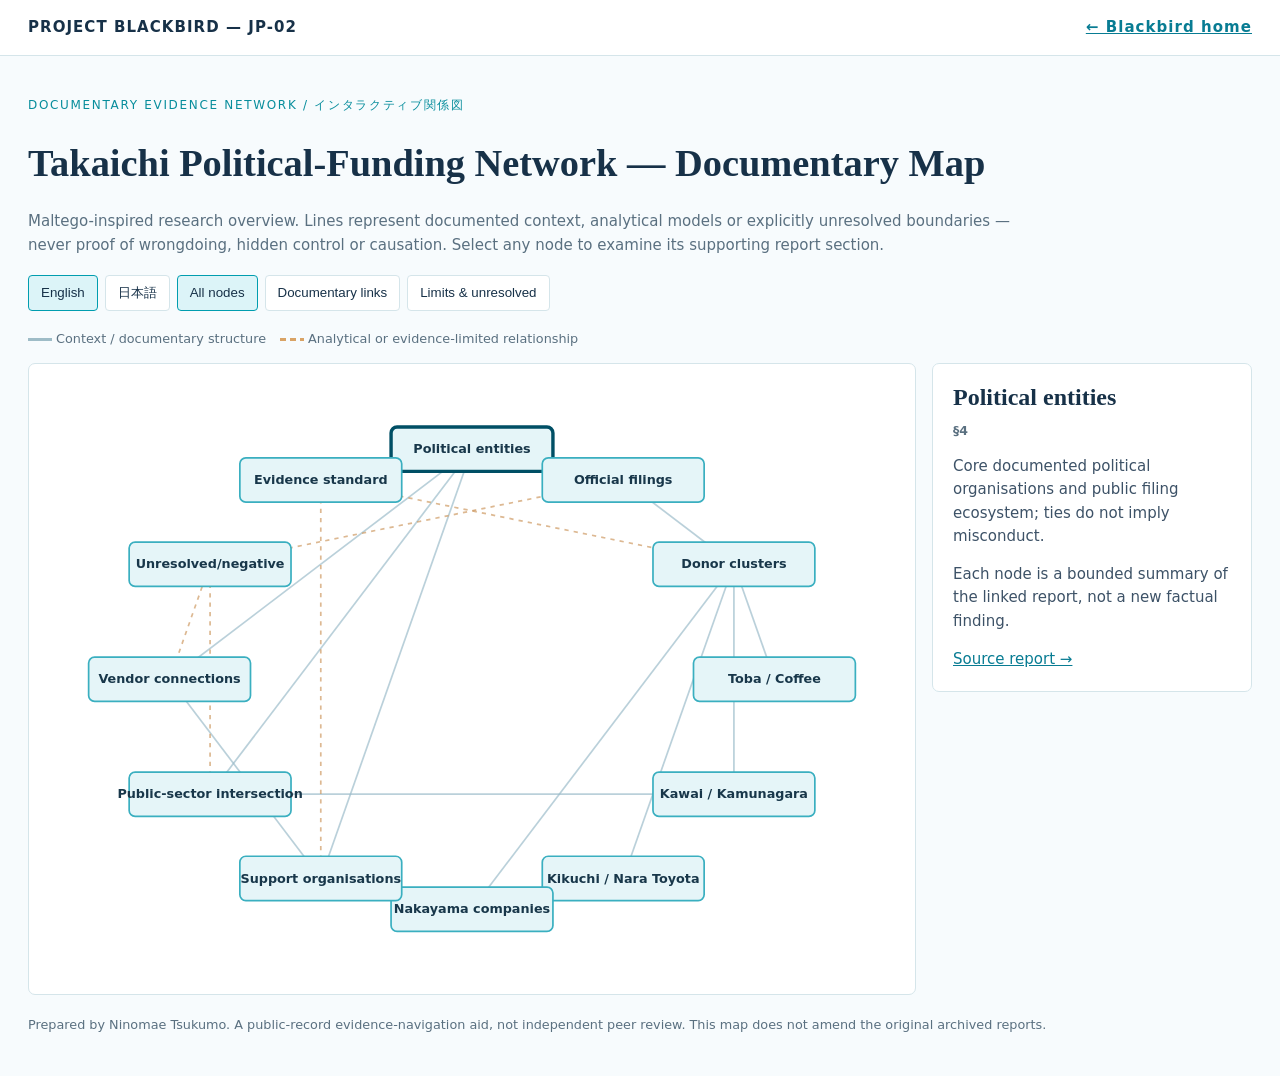
<file: reports/JAPAN-JP-02/EVIDENCE_NETWORK.html>
<!doctype html><html lang="en"><head><meta charset="utf-8"><meta name="viewport" content="width=device-width,initial-scale=1"><title>JP-02 Evidence Network — Project Blackbird</title><style>:root{--ink:#173148;--muted:#5a7080;--line:#d5e5ea;--accent:#009daf}*{box-sizing:border-box}body{font:15px/1.55 system-ui,"Noto Sans JP",sans-serif;margin:0;background:#f7fbfd;color:var(--ink)}a{color:#087c93}.wrap{max-width:1440px;margin:0 auto;padding:28px}header{background:white;border-bottom:1px solid var(--line);padding:16px 28px;display:flex;justify-content:space-between;flex-wrap:wrap;gap:10px;font-weight:700;letter-spacing:.07em}h1{font:700 clamp(1.8rem,3vw,2.9rem)/1.15 Georgia,serif}.intro{color:var(--muted);max-width:1000px}.controls{display:flex;gap:7px;flex-wrap:wrap;margin:18px 0}button{background:white;border:1px solid var(--line);padding:8px 12px;cursor:pointer;border-radius:4px;color:var(--ink)}button.active{background:#dcf4f8;border-color:var(--accent)}.layout{display:grid;grid-template-columns:minmax(0,1fr) 320px;gap:16px}.viewport,.panel{background:white;border:1px solid var(--line);border-radius:7px}.viewport{overflow:auto}.panel{padding:20px;align-self:start;position:sticky;top:12px}.panel h2{margin:0 0 10px;font:700 1.5rem Georgia,serif}.panel small{display:block;color:var(--muted);font-weight:700;margin-bottom:12px}.panel p{color:#3d5267}.legend{font-size:.8rem;color:var(--muted);margin-bottom:14px}.legend span{margin-right:14px}.legend i{display:inline-block;width:24px;height:3px;background:#9ebcc7;vertical-align:middle}.legend i.dash{background:repeating-linear-gradient(90deg,#d9a365 0 6px,transparent 6px 10px)}svg{width:100%;min-width:650px;height:auto;display:block}.edge{stroke:#9abbc9;stroke-width:2;opacity:.68}.edge.boundary{stroke:#cd985f;stroke-dasharray:5 6}.edge.analytical{stroke:#3796a9;stroke-dasharray:9 5}.node{cursor:pointer}.node rect{fill:#e5f5f8;stroke:#3aafc0;stroke-width:2}.node text{font:600 15px system-ui,"Noto Sans JP",sans-serif;text-anchor:middle;fill:#18374a;pointer-events:none}.node.selected rect,.node:focus rect{stroke:#004f65;stroke-width:4}.node.dim,.edge.dim{opacity:.12}.foot{font-size:.8rem;color:var(--muted);margin-top:20px}@media(max-width:900px){.layout{grid-template-columns:1fr}.panel{position:static}}@media(max-width:600px){.wrap{padding:15px}} </style></head><body><header><span>PROJECT BLACKBIRD — JP-02</span><a href="https://ninomaetsukumo.github.io/">← Blackbird home</a></header><main class="wrap"><p style="color:#078d9c;font-size:.75rem;letter-spacing:.14em">DOCUMENTARY EVIDENCE NETWORK / インタラクティブ関係図</p><h1 id="main-title">Takaichi Political-Funding Network — Documentary Map</h1><p class="intro">Maltego-inspired research overview. Lines represent documented context, analytical models or explicitly unresolved boundaries — never proof of wrongdoing, hidden control or causation. Select any node to examine its supporting report section.</p><div class="controls"><button id="en" class="active">English</button><button id="ja">日本語</button><button id="all" class="active">All nodes</button><button id="documented">Documentary links</button><button id="boundary">Limits & unresolved</button></div><div class="legend"><span><i></i> Context / documentary structure</span><span><i class="dash"></i> Analytical or evidence-limited relationship</span></div><div class="layout"><div class="viewport"><svg viewBox="0 0 1040 740" role="img" aria-label="Interactive case evidence network"><g id="edges"></g><g id="nodes"></g></svg></div><aside class="panel"><h2 id="node-title"></h2><small id="reference"></small><p id="detail"></p><p>Each node is a bounded summary of the linked report, not a new factual finding.</p><a href="https://github.com/ninomaetsukumo/blackbird-takaichi-political-funding/blob/main/REPORT.md" id="report">Source report →</a></aside></div><p class="foot">Prepared by Ninomae Tsukumo. A public-record evidence-navigation aid, not independent peer review. This map does not amend the original archived reports.</p></main><script>const D={"title":"Takaichi Political-Funding Network — Documentary Map","ja":"高市早苗・政治資金ネットワーク — 証拠関係図","nodes":[["Political entities","政治団体","Core documented political organisations and public filing ecosystem; ties do not imply misconduct.","§4"],["Official filings","政治資金収支報告書","Donation and expenditure entries, corrections and refunds must be read within their original filing context.","§2, §17"],["Donor clusters","献金者クラスター","Partially connected public-record clusters; not a proven unified donor network.","§5–7"],["Toba / Coffee","鳥羽／コーヒー","Documented donor-side cluster, with explicit limits to inferred coordination.","§5.1"],["Kawai / Kamunagara","河合／神奈備","Public-record donor and adjacent organisational relationships.","§5.2"],["Kikuchi / Nara Toyota","菊池／奈良トヨタ","Support ecosystem and documented context; no unsupported quid pro quo.","§5.3"],["Nakayama companies","中山関連企業","Four-company cluster in reported/filing context; unresolved record gaps remain.","§5.4"],["Support organisations","後援組織","Branch B support organisation structure and related recorded flows.","§8"],["Public-sector intersection","公共事業との接点","Ubusuna / Local 10,000 public-benefit branch; public-program participation alone does not establish directed benefit.","§9"],["Vendor connections","業者との関係","Shin-Jidai / Kinoshita / Sōkōkai / Veanas / PoliLab branch and provenance limits.","§10"],["Unresolved/negative","未解決・否定的所見","Missing originals, disputed classifications and negative searches; never infer concealment.","§14–15"],["Evidence standard","証拠基準","Donation, address, personnel or vendor overlap alone establishes neither illicit funding nor criminal liability.","§12–13"]],"edges":[[0,1,"documented"],[1,2,"documented"],[2,3,"context"],[2,4,"context"],[2,5,"context"],[2,6,"context"],[0,7,"documented"],[7,9,"context"],[4,8,"context"],[0,8,"context"],[0,9,"context"],[1,10,"boundary"],[8,10,"boundary"],[9,10,"boundary"],[2,11,"boundary"],[7,11,"boundary"]],"source":"https://github.com/ninomaetsukumo/blackbird-takaichi-political-funding/blob/main/REPORT.md"},N=document.getElementById('nodes'),E=document.getElementById('edges'),NS='http://www.w3.org/2000/svg';let lang='en',chosen=0,filter='all';const pts=D.nodes.map((n,i)=>{let a=-Math.PI/2+2*Math.PI*i/D.nodes.length;return{x:520+Math.cos(a)*355,y:370+Math.sin(a)*270}});function el(tag,attrs,p){let v=document.createElementNS(NS,tag);for(let k in attrs)v.setAttribute(k,attrs[k]);p.appendChild(v);return v}for(let [a,b,t] of D.edges){let A=pts[a],B=pts[b];el('line',{x1:A.x,y1:A.y,x2:B.x,y2:B.y,class:'edge '+t,'data-a':a,'data-b':b},E)}D.nodes.forEach((n,i)=>{let g=el('g',{class:'node','data-index':i,role:'button',tabindex:0,'aria-label':n[0]},N),p=pts[i];el('rect',{x:p.x-95,y:p.y-26,width:190,height:52,rx:7},g);let t=el('text',{x:p.x,y:p.y+5},g);t.textContent=n[0];g.addEventListener('click',()=>select(i));g.addEventListener('keydown',e=>{if(e.key==='Enter'||e.key===' '){e.preventDefault();select(i)}})});function select(i){chosen=i;let n=D.nodes[i];document.getElementById('node-title').textContent=n[lang==='en'?0:1];document.getElementById('reference').textContent=n[3];document.getElementById('detail').textContent=n[2];document.querySelectorAll('.node').forEach(e=>e.classList.toggle('selected',+e.dataset.index===i))}function setLang(v){lang=v;document.documentElement.lang=v;document.getElementById('main-title').textContent=v==='en'?D.title:D.ja;document.querySelectorAll('.node').forEach(e=>{let i=+e.dataset.index;e.querySelector('text').textContent=D.nodes[i][v==='en'?0:1]});select(chosen);for(let id of ['en','ja'])document.getElementById(id).classList.toggle('active',id===v)}function setFilter(v){filter=v;let include=new Set(D.edges.filter(e=>v==='all'||(v==='boundary'?e[2]==='boundary':e[2]!=='boundary')).flatMap(e=>[e[0],e[1]]));document.querySelectorAll('.edge').forEach(e=>e.classList.toggle('dim',v!=='all'&&!D.edges.some(k=>(k[0]===+e.dataset.a&&k[1]===+e.dataset.b)&&(v==='boundary'?k[2]==='boundary':k[2]!=='boundary'))));document.querySelectorAll('.node').forEach(e=>e.classList.toggle('dim',!include.has(+e.dataset.index)));for(let id of ['all','documented','boundary'])document.getElementById(id).classList.toggle('active',id===v)}for(let id of ['en','ja'])document.getElementById(id).onclick=()=>setLang(id);for(let id of ['all','documented','boundary'])document.getElementById(id).onclick=()=>setFilter(id);select(0);</script></body></html>
</file>
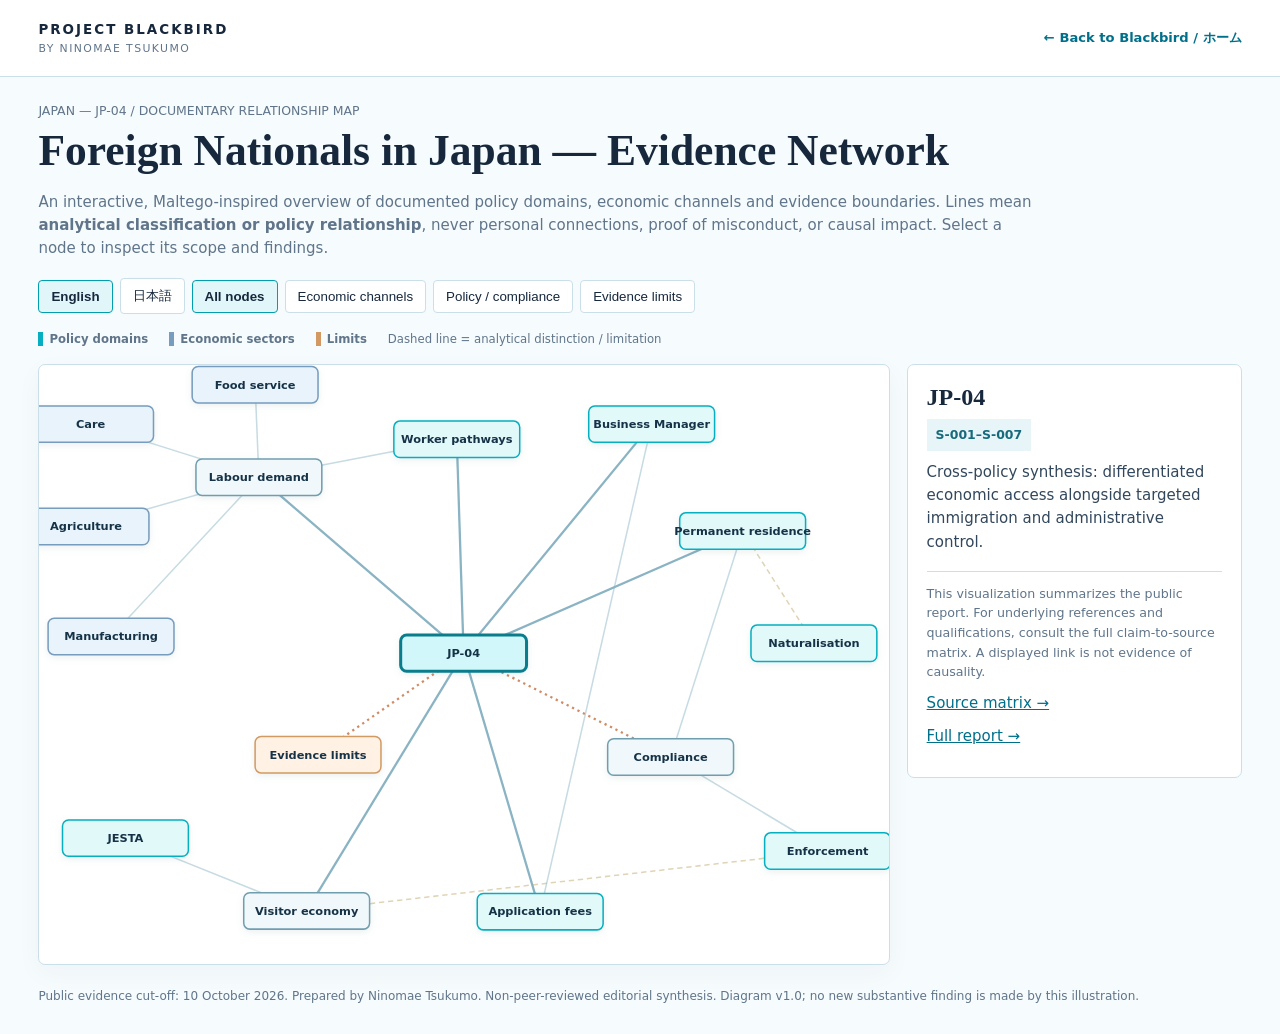
<file: reports/JAPAN-JP-04/EVIDENCE_NETWORK.html>
<!doctype html><html lang="en"><head><meta charset="utf-8"><meta name="viewport" content="width=device-width,initial-scale=1"><title>JP-04 — Evidence Network | Project Blackbird</title><meta name="description" content="Interactive cross-policy evidence relationship map for Project Blackbird JP-04."><style>
:root{--bg:#f6fbfd;--ink:#17283d;--muted:#60758a;--line:#cbdfe9;--cyan:#009eae;--paper:#fff}
*{box-sizing:border-box}body{margin:0;background:var(--bg);color:var(--ink);font:15px/1.55 system-ui,"Noto Sans JP",sans-serif}a{color:#006f8a}header{display:flex;justify-content:space-between;gap:16px;align-items:center;padding:18px clamp(16px,3vw,44px);background:white;border-bottom:1px solid var(--line)}header strong{letter-spacing:.15em;font-size:.84rem}header span{display:block;font-size:.68rem;color:var(--muted);letter-spacing:.13em}header a{text-decoration:none;font-weight:600;font-size:.82rem}.wrap{max-width:1490px;margin:auto;padding:24px clamp(16px,3vw,44px)}h1{font:700 clamp(1.9rem,3.4vw,3.1rem)/1.13 Georgia,serif;margin:6px 0 12px}.intro{max-width:1000px;color:var(--muted);margin-bottom:18px}.small{font-size:.78rem;color:var(--muted)}.controls{display:flex;gap:7px;flex-wrap:wrap;align-items:center;margin:16px 0}.controls button{padding:8px 12px;border-radius:4px;border:1px solid var(--line);background:white;color:var(--ink);cursor:pointer}.controls button.active{background:#e1f6f9;border-color:var(--cyan);font-weight:700}.key{display:flex;gap:15px;flex-wrap:wrap;margin:6px 0 16px;font-size:.73rem;color:var(--muted)}.key b{border-left:5px solid;margin-right:6px;padding-left:6px;font-weight:600}.layout{display:grid;grid-template-columns:minmax(0,1fr) 335px;gap:17px;align-items:start}.frame,.panel{background:white;border:1px solid var(--line);border-radius:7px;overflow:hidden}.frame{overflow:auto;box-shadow:0 8px 26px #1b53620a}svg{display:block;width:100%;min-width:750px;height:auto;touch-action:pan-x pan-y}svg .edge{fill:none;stroke:#8ab3c3;stroke-width:2;stroke-opacity:.48}svg .edge.distinction{stroke-dasharray:7 5;stroke:#bfa567}svg .edge.boundary{stroke-dasharray:3 5;stroke:#cf8c66}svg .edge.focus{stroke-opacity:1;stroke-width:3}svg .node{cursor:pointer}svg .node rect{stroke-width:2;filter:drop-shadow(0 3px 5px #17485915)}svg .node text{font:600 15px system-ui,"Noto Sans JP",sans-serif;fill:#153247;text-anchor:middle;pointer-events:none}svg .node:focus rect,svg .node.selected rect{stroke:#0a7d8d;stroke-width:4}svg .node.dim,svg .edge.dim{opacity:.15}.panel{padding:19px;position:sticky;top:16px}.panel h2{font:700 1.5rem Georgia,serif;margin:0 0 8px}.panel p{margin:10px 0;color:#32475b}.panel .ref{display:inline-block;padding:6px 9px;background:#e7f5f8;color:#176a7b;font-size:.78rem;font-weight:700}.panel .note{border-top:1px solid var(--line);margin-top:17px;padding-top:12px;font-size:.79rem;color:var(--muted)}.footer{margin:22px 0 4px;font-size:.75rem;color:var(--muted)}:focus-visible{outline:3px solid #20bed0;outline-offset:3px}@media(max-width:1000px){.layout{grid-template-columns:1fr}.panel{position:static}svg{min-width:680px}}@media(prefers-reduced-motion:reduce){*{scroll-behavior:auto!important}}</style></head><body>
<header><div><strong>PROJECT BLACKBIRD</strong><span>BY NINOMAE TSUKUMO</span></div><a href="https://ninomaetsukumo.github.io/">← Back to Blackbird / ホーム</a></header>
<main class="wrap"><div class="small">JAPAN — JP-04 / DOCUMENTARY RELATIONSHIP MAP</div><h1>Foreign Nationals in Japan — Evidence Network</h1><p class="intro">An interactive, Maltego-inspired overview of documented policy domains, economic channels and evidence boundaries. Lines mean <strong>analytical classification or policy relationship</strong>, never personal connections, proof of misconduct, or causal impact. Select a node to inspect its scope and findings.</p>
<div class="controls"><button id="en" class="active" aria-pressed="true">English</button><button id="ja" aria-pressed="false">日本語</button><button id="all" class="active" aria-pressed="true">All nodes</button><button id="economic">Economic channels</button><button id="policy">Policy / compliance</button><button id="limits">Evidence limits</button></div>
<div class="key"><span><b style="border-color:#05afbf">Policy domains</b></span><span><b style="border-color:#779cbd">Economic sectors</b></span><span><b style="border-color:#d29a62">Limits</b></span><span>Dashed line = analytical distinction / limitation</span></div>
<div class="layout"><div class="frame"><svg id="network" viewBox="0 0 1120 790" role="img" aria-label="Evidence relationship network. Nodes are selectable using Tab or click."><g id="edges"></g><g id="nodes"></g></svg></div><aside class="panel" id="detail" aria-live="polite"><h2 id="node-title">JP-04</h2><span class="ref" id="node-ref">S-001–S-007</span><p id="node-detail">Select any node to see evidence scope and limitations.</p><p class="note">This visualization summarizes the public report. For underlying references and qualifications, consult the full claim-to-source matrix. A displayed link is not evidence of causality.</p><a href="https://github.com/ninomaetsukumo/blackbird-foreign-nationals-policy/blob/main/CLAIM_SOURCE_MATRIX.md" id="matrix">Source matrix →</a><p><a href="https://github.com/ninomaetsukumo/blackbird-foreign-nationals-policy/blob/main/REPORT.md" id="report">Full report →</a></p></aside></div>
<p class="footer">Public evidence cut-off: 10 October 2026. Prepared by Ninomae Tsukumo. Non-peer-reviewed editorial synthesis. Diagram v1.0; no new substantive finding is made by this illustration.</p></main>
<script>const DATA={"nodes":[{"id":"central","x":560,"y":380,"kind":"case","en":"JP-04","ja":"JP-04","detail":"Cross-policy synthesis: differentiated economic access alongside targeted immigration and administrative control.","f":"S-001–S-007"},{"id":"labour","x":290,"y":148,"kind":"theme","en":"Labour demand","ja":"労働需要","detail":"Sector-specific recruitment pressure and forecast foreign-worker needs; no proven nationwide indispensability.","f":"S-002 / F-001, F-017–F-022"},{"id":"care","x":68,"y":78,"kind":"sector","en":"Care","ja":"介護","detail":"Demographic demand pressures, recruitment difficulty, rising foreign-route participation. FY2028 residual forecast 160,700 (not observed vacancies).","f":"F-019, F-020"},{"id":"agri","x":62,"y":213,"kind":"sector","en":"Agriculture","ja":"農業","detail":"Ageing core farm workforce, weak replacement, important hired-employment counterweight. FY2028 residual forecast 99,600.","f":"F-021, F-022"},{"id":"manufacturing","x":95,"y":358,"kind":"sector","en":"Manufacturing","ja":"製造業","detail":"Foreign participation and domestic productivity response. FY2028 industrial-products residual forecast 319,200.","f":"F-021, F-022"},{"id":"food","x":285,"y":26,"kind":"sector","en":"Food service","ja":"外食","detail":"Recruitment pressures; foreign labour participation does not by itself prove national indispensability.","f":"F-001"},{"id":"routes","x":551,"y":98,"kind":"policy","en":"Worker pathways","ja":"就労経路","detail":"Specified Skilled Worker and Employment for Skill Development systems govern selected channels, separate from PR and visitor screening.","f":"F-017, F-018"},{"id":"bm","x":808,"y":78,"kind":"policy","en":"Business Manager","ja":"経営・管理","detail":"Revised entry/business requirements affect particular applicants; no valid cross-national normalization of the ¥30m threshold established.","f":"F-002, F-011, F-012"},{"id":"pr","x":928,"y":219,"kind":"policy","en":"Permanent residence","ja":"永住","detail":"Admission and future cancellation are distinct; precise nonpayment intent and post-change effectiveness remain untested.","f":"F-003–F-006"},{"id":"natural","x":1022,"y":367,"kind":"policy","en":"Naturalisation","ja":"帰化","detail":"Distinct Nationality Act process; cannot be treated as identical to permanent residence.","f":"F-013, F-014"},{"id":"compliance","x":833,"y":517,"kind":"theme","en":"Compliance","ja":"制度遵守","detail":"Official payment/violation datasets cover different populations. Counts do not establish group-wide intentional abuse.","f":"S-003 / F-007, F-008"},{"id":"enforcement","x":1040,"y":641,"kind":"policy","en":"Enforcement","ja":"取締り","detail":"Status-specific, recorded enforcement categories; no extrapolation to all foreign nationals.","f":"F-010, F-015, F-016"},{"id":"fees","x":661,"y":721,"kind":"policy","en":"Application fees","ja":"申請手数料","detail":"Differentiated administrative charges and possible reductions; deterrence or aggregate burden not observed.","f":"S-005 / F-023"},{"id":"tourism","x":353,"y":720,"kind":"theme","en":"Visitor economy","ja":"訪日需要","detail":"Arrivals/spending and overstay stocks represent different populations; denominator-mixing is invalid.","f":"S-006 / F-009, F-010"},{"id":"jesta","x":114,"y":624,"kind":"policy","en":"JESTA","ja":"JESTA","detail":"Act No. 32 of 2026: planned pre-travel screening for covered visitors. Effects are not yet observable.","f":"F-024"},{"id":"limits","x":368,"y":514,"kind":"limit","en":"Evidence limits","ja":"証拠の限界","detail":"Causal outcomes, overall economic dependency, calibrated thresholds and group-wide intent are not demonstrated by these inputs.","f":"S-002–S-007"}],"edges":[["central","labour","analysis"],["central","routes","policy"],["central","bm","policy"],["central","pr","policy"],["central","compliance","boundary"],["central","fees","policy"],["central","tourism","analysis"],["central","limits","boundary"],["labour","care","sector"],["labour","agri","sector"],["labour","manufacturing","sector"],["labour","food","sector"],["labour","routes","policy"],["pr","natural","distinction"],["pr","compliance","policy"],["compliance","enforcement","policy"],["tourism","jesta","policy"],["tourism","enforcement","distinction"],["bm","fees","policy"]]};
const NS="http://www.w3.org/2000/svg",nG=document.getElementById('nodes'),eG=document.getElementById('edges'),ref=new Map(DATA.nodes.map(n=>[n.id,n]));let lang='en',filter='all',selected='central';
function svgEl(t,attrs,parent){const e=document.createElementNS(NS,t);for(const [k,v] of Object.entries(attrs||{}))e.setAttribute(k,v);(parent||nG).appendChild(e);return e}
function color(n){return n.kind==='limit'?['#fff2e5','#d29a62']:n.kind==='sector'?['#e8f3fb','#779cbd']:n.kind==='theme'?['#f0f8fb','#719eae']:n.kind==='case'?['#d1f7fa','#00899d']:['#e2f9fa','#05afbf']}
for(const [a,b,type] of DATA.edges){const A=ref.get(a),B=ref.get(b);const path=svgEl('path',{d:'M'+A.x+' '+A.y+' L'+B.x+' '+B.y,class:'edge '+type,'data-a':a,'data-b':b},eG)}
for(const n of DATA.nodes){const g=svgEl('g',{class:'node','data-id':n.id,tabindex:'0',role:'button','aria-label':n.en},nG);const [fill,stroke]=color(n);svgEl('rect',{x:n.x-83,y:n.y-24,width:166,height:48,rx:8,fill,stroke},g);const t=svgEl('text',{x:n.x,y:n.y+5},g);t.textContent=n.en;g.addEventListener('click',()=>select(n.id));g.addEventListener('keydown',e=>{if(e.key==='Enter'||e.key===' '){e.preventDefault();select(n.id)}})}
function select(id){selected=id;const n=ref.get(id);document.getElementById('node-title').textContent=n[lang];document.getElementById('node-ref').textContent=n.f;document.getElementById('node-detail').textContent=n.detail;document.querySelectorAll('.node').forEach(e=>e.classList.toggle('selected',e.dataset.id===id));document.querySelectorAll('.edge').forEach(e=>e.classList.toggle('focus',e.dataset.a===id||e.dataset.b===id))}
function applyFilter(v){filter=v;const subset=v==='economic'?new Set(['central','labour','care','agri','manufacturing','food','routes','bm','tourism','limits']):v==='policy'?new Set(['central','routes','bm','pr','natural','compliance','enforcement','fees','tourism','jesta','limits']):v==='limits'?new Set(['central','limits','labour','compliance','fees','tourism']):new Set(DATA.nodes.map(n=>n.id));document.querySelectorAll('.node').forEach(e=>e.classList.toggle('dim',!subset.has(e.dataset.id)));document.querySelectorAll('.edge').forEach(e=>e.classList.toggle('dim',!subset.has(e.dataset.a)||!subset.has(e.dataset.b)));for(const id of ['all','economic','policy','limits']){const b=document.getElementById(id);b.classList.toggle('active',id===v);b.setAttribute('aria-pressed',id===v?'true':'false')}}
function setLang(v){lang=v;document.documentElement.lang=v;document.querySelectorAll('.node').forEach(e=>{const n=ref.get(e.dataset.id);e.querySelector('text').textContent=n[v];e.setAttribute('aria-label',n[v])});for(const id of ['en','ja']){const b=document.getElementById(id);b.classList.toggle('active',id===v);b.setAttribute('aria-pressed',id===v?'true':'false')}document.getElementById('report').href=v==='ja'?'https://github.com/ninomaetsukumo/blackbird-foreign-nationals-policy/blob/main/REPORT_JA.md':'https://github.com/ninomaetsukumo/blackbird-foreign-nationals-policy/blob/main/REPORT.md';select(selected)}
['all','economic','policy','limits'].forEach(x=>document.getElementById(x).addEventListener('click',()=>applyFilter(x)));for(const x of ['en','ja'])document.getElementById(x).addEventListener('click',()=>setLang(x));select('central');</script></body></html>
</file>
<file: styles.css>
:root {
  --bg: #0b0d10;
  --panel: #12161b;
  --panel-2: #171c22;
  --text: #eef2f5;
  --muted: #a7b0b9;
  --line: #2a323b;
  --accent: #d7dde3;
  --header-bg: rgba(11,13,16,.92);
  --button-text: #0b0d10;
  --max: 1080px;
  color-scheme: dark;
}

:root[data-theme="light"] {
  --bg: #f6f7f8;
  --panel: #ffffff;
  --panel-2: #eef1f3;
  --text: #171a1d;
  --muted: #5f6871;
  --line: #d8dde2;
  --accent: #1f252b;
  --header-bg: rgba(246,247,248,.92);
  --button-text: #ffffff;
  color-scheme: light;
}

* { box-sizing: border-box; }
html { scroll-behavior: smooth; }
body {
  margin: 0;
  background: var(--bg);
  color: var(--text);
  font-family: Inter, ui-sans-serif, system-ui, -apple-system, BlinkMacSystemFont, "Segoe UI", "Noto Sans JP", "Hiragino Kaku Gothic ProN", "Yu Gothic", sans-serif;
  line-height: 1.65;
  transition: background-color .18s ease, color .18s ease;
}

a { color: inherit; }
button { font: inherit; }
.wrap { width: min(var(--max), calc(100% - 40px)); margin: 0 auto; }

.site-header {
  position: sticky;
  top: 0;
  z-index: 10;
  border-bottom: 1px solid var(--line);
  background: var(--header-bg);
  backdrop-filter: blur(10px);
}

.nav {
  min-height: 64px;
  display: flex;
  align-items: center;
  justify-content: space-between;
  gap: 24px;
}
.brand { text-decoration: none; font-weight: 700; letter-spacing: .02em; }
.nav-right { display: flex; align-items: center; gap: 12px; }
nav { display: flex; gap: 22px; flex-wrap: wrap; }
nav a { text-decoration: none; color: var(--muted); font-size: .95rem; }
nav a:hover { color: var(--text); }
.language-switch,
.theme-toggle {
  display: inline-flex;
  align-items: center;
  gap: 4px;
  padding: 4px;
  border: 1px solid var(--line);
  background: var(--panel);
  white-space: nowrap;
}
.language-switch a,
.language-switch span {
  padding: 5px 9px;
  text-decoration: none;
  font-size: .82rem;
  font-weight: 700;
  color: var(--muted);
}
.language-switch .active { background: var(--accent); color: var(--button-text); }
.language-switch a:hover { color: var(--text); }
.theme-toggle {
  cursor: pointer;
  color: var(--text);
  min-width: 42px;
  justify-content: center;
  padding: 8px 10px;
}
.theme-toggle:hover { border-color: var(--muted); }
.theme-toggle:focus-visible { outline: 2px solid var(--text); outline-offset: 2px; }
.theme-icon { line-height: 1; font-size: 1rem; }

.hero { padding: 112px 0 96px; }
.eyebrow, .section-kicker {
  margin: 0 0 14px;
  color: var(--muted);
  text-transform: uppercase;
  letter-spacing: .14em;
  font-size: .78rem;
  font-weight: 700;
}
.hero h1 {
  margin: 0;
  max-width: 900px;
  font-size: clamp(3rem, 8vw, 6.8rem);
  line-height: .98;
  letter-spacing: -.045em;
}
html[lang="ja"] .hero h1 { line-height: 1.08; letter-spacing: -.035em; }
.lede {
  max-width: 760px;
  margin: 28px 0 0;
  color: var(--muted);
  font-size: clamp(1.08rem, 2vw, 1.3rem);
}
.actions { display: flex; align-items: center; gap: 18px; flex-wrap: wrap; margin-top: 30px; }
.actions.compact { margin-top: 14px; }
.button {
  display: inline-block;
  text-decoration: none;
  padding: 12px 18px;
  border: 1px solid var(--accent);
  background: var(--accent);
  color: var(--button-text);
  font-weight: 700;
}
.button.secondary { background: transparent; color: var(--text); border-color: var(--line); }
.text-link { color: var(--text); text-underline-offset: 4px; }
.report-language-block { margin-top: 28px; padding-top: 22px; border-top: 1px solid var(--line); }

.section { padding: 84px 0; border-top: 1px solid var(--line); }
.section h2 { margin: 0 0 20px; font-size: clamp(2rem, 4vw, 3.2rem); letter-spacing: -.03em; }
.section > p:not(.section-kicker) { max-width: 780px; color: var(--muted); }

.case-card {
  background: linear-gradient(180deg, var(--panel-2), var(--panel));
  border: 1px solid var(--line);
  padding: 32px;
}
.case-meta { display: flex; flex-wrap: wrap; gap: 10px 16px; color: var(--muted); font-size: .84rem; }
.case-meta span:not(:last-child)::after { content: "·"; margin-left: 16px; }
.case-card h2 { margin-top: 18px; }
.case-subtitle { max-width: 820px; color: var(--text) !important; font-size: 1.08rem; }

.grid {
  display: grid;
  grid-template-columns: repeat(2, minmax(0, 1fr));
  gap: 1px;
  background: var(--line);
  border: 1px solid var(--line);
  margin: 28px 0;
}
.grid > div { background: var(--panel); padding: 22px; }
.grid strong { display: block; margin-bottom: 8px; }
.grid span { color: var(--muted); }
.principle { color: var(--text) !important; font-size: 1.08rem; }

.footer {
  border-top: 1px solid var(--line);
  padding: 34px 0 60px;
  color: var(--muted);
  font-size: .88rem;
}
.footer p { margin: 6px 0; }

@media (max-width: 820px) {
  .nav { align-items: flex-start; flex-direction: column; padding: 16px 0; }
  .nav-right { width: 100%; align-items: flex-start; flex-direction: column; gap: 12px; }
  nav { gap: 14px; }
  .hero { padding: 80px 0 68px; }
  .section { padding: 64px 0; }
  .grid { grid-template-columns: 1fr; }
  .case-card { padding: 24px; }
  .case-meta span::after { display: none; }
}


/* Project Blackbird — white intelligence archive, October 2026 */
:root,:root[data-theme="light"]{--bg:#f8fbfd;--panel:#fff;--panel-2:#f1f7fa;--text:#102037;--muted:#56697d;--line:#d7e4eb;--accent:#04c5d0;--header-bg:rgba(255,255,255,.95);--button-text:#08202a;--max:1370px;color-scheme:light}
:root[data-theme="dark"]{--bg:#081727;--panel:#102337;--panel-2:#132b40;--text:#f2fbff;--muted:#bed0dd;--line:#294658;--accent:#19d4da;--header-bg:rgba(8,23,39,.96);--button-text:#041822;color-scheme:dark}
body{font-family:Georgia,"Noto Serif JP",serif;line-height:1.55}
.site-header{box-shadow:0 2px 16px #14273c08}
.nav{min-height:92px}.brand{display:flex;align-items:center;gap:10px;font-family:Inter,system-ui,sans-serif;font-size:1.02rem;letter-spacing:.17em;text-transform:uppercase;color:var(--text)}
.brand img{width:55px;height:55px;object-fit:contain;flex-shrink:0}
.brand small{display:block;font-size:.55rem;letter-spacing:.32em;color:#35869b;margin-top:2px}
.nav-right nav a{font-family:Inter,system-ui,sans-serif;font-size:.84rem;color:var(--text)}
.nav-right nav a:hover{color:#0096a6}
.language-switch,.theme-toggle{border-radius:3px;font-family:Inter,system-ui,sans-serif}
.hero{position:relative;padding:80px 0 76px;min-height:450px;background:radial-gradient(circle at 77% 44%,#ccf8ff70,transparent 37%),repeating-linear-gradient(0deg,transparent 0 33px,#25b5d20b 34px),repeating-linear-gradient(90deg,transparent 0 33px,#25b5d20b 34px)}
.hero:before{content:"";position:absolute;right:4%;top:8%;height:340px;width:min(51%,660px);pointer-events:none;opacity:.32;border-radius:50%;border:1px solid #13a5c3;background:repeating-radial-gradient(circle at 51% 49%,transparent 0 42px,#38b8d434 43px,transparent 44px 70px),linear-gradient(30deg,transparent 49.8%,#2abacc55 50%,transparent 50.2%);mask-image:radial-gradient(circle,#000 45%,transparent 71%)}
.hero>*{position:relative;z-index:1}.eyebrow,.section-kicker{color:#048ca1;letter-spacing:.26em;font-family:Inter,system-ui,sans-serif;font-size:.7rem}
.hero h1{font-size:clamp(3.1rem,6.2vw,6.8rem);max-width:890px;letter-spacing:-.045em;line-height:1.03}
.lede{max-width:650px;color:var(--text);font-size:clamp(1.08rem,1.8vw,1.43rem);margin-top:22px}
.button{background:var(--accent);border-color:var(--accent);color:var(--button-text);border-radius:3px;font-family:Inter,system-ui,sans-serif;font-size:.88rem}
.button.secondary{background:var(--panel);border:1px solid #9fb8cb}
.actions{gap:12px}.actions.compact{gap:10px}
.section{padding:65px 0}.section h2{font-family:Georgia,"Noto Serif JP",serif}
#research{background:transparent}#research>.section-kicker{margin-bottom:18px}
.case-grid{display:grid;grid-template-columns:repeat(2,minmax(0,1fr));gap:18px}
.case-grid .case-card{padding:0;overflow:hidden;background:var(--panel);border:1px solid var(--line);border-radius:5px;box-shadow:0 5px 18px #14273c0a}
.case-grid .case-card:before{content:"";height:125px;display:block;background:radial-gradient(circle at 82% 22%,#77cde0 0,#d7f5fb 22%,transparent 45%),linear-gradient(115deg,#d6e7f0 0%,#94bdd1 47%,#174360 100%)}
.case-grid .case-card:nth-child(2):before{background:linear-gradient(130deg,#b0becb,#d8e0e6 54%,#698ca2)}
.case-grid .case-card:nth-child(3):before{background:linear-gradient(135deg,#bce7ee,#4d9fbd 55%,#1e5776)}
.case-grid .case-card:nth-child(4):before{background:linear-gradient(135deg,#d4edf6,#6ca8c3 54%,#24506b)}
.case-grid .case-card>*{margin-left:20px;margin-right:20px}
.case-grid .case-card .case-meta{margin-top:18px;font-family:Inter,system-ui,sans-serif;font-size:.68rem;gap:5px 10px}
.case-grid .case-card .case-meta span:after{margin-left:10px}
.case-grid .case-card h2{font-size:clamp(1.25rem,1.7vw,1.9rem);margin-top:9px;margin-bottom:8px}
.case-grid .case-card p{font-size:.9rem;line-height:1.5;color:var(--muted);display:-webkit-box;-webkit-line-clamp:3;-webkit-box-orient:vertical;overflow:hidden;margin-top:9px;margin-bottom:9px}
.case-grid .case-card .case-subtitle{color:var(--text)!important}
.case-grid .report-language-block{border-top:1px solid var(--line);padding:15px 0 18px;margin-top:15px;font-family:Inter,system-ui,sans-serif;font-size:.76rem}
.case-grid .report-language-block .actions{margin-top:8px}
.case-grid .report-language-block .button{padding:6px 10px;font-size:.72rem}
.case-grid .report-language-block .text-link{font-size:.72rem;color:#007f91}
#about{border-top:1px solid var(--line)}
#method .grid{border-radius:4px;overflow:hidden}
:root[data-theme="dark"] .hero{background:radial-gradient(circle at 77% 44%,#0b6c8644,transparent 37%),repeating-linear-gradient(0deg,transparent 0 33px,#25b5d20b 34px),repeating-linear-gradient(90deg,transparent 0 33px,#25b5d20b 34px)}
:root[data-theme="dark"] .case-grid .report-language-block .text-link{color:#50e6ec}
@media(max-width:860px){.nav{min-height:75px}.nav-right{gap:8px}.hero{min-height:0;padding:70px 0 60px}.hero:before{opacity:.18}.case-grid{grid-template-columns:1fr}.brand{font-size:.88rem}.brand img{width:43px;height:43px}}


/* Global research archive enhancement */
.hero{background-image:linear-gradient(90deg,var(--bg) 1%,#ffffffdd 36%,#ffffff12 86%),url("assets/world-network.svg");background-repeat:no-repeat;background-position:center, right center;background-size:100% 100%,min(72vw,960px) auto;min-height:470px}
.hero:before{display:none}.hero h1{max-width:950px;font-size:clamp(3rem,6vw,6rem)}.hero .lede{max-width:620px}
.world-context{position:absolute;right:0;bottom:33px;display:flex;gap:10px;flex-direction:column;width:300px;text-align:right;color:#20506b}
.world-context span{font:700 .55rem Inter,system-ui,sans-serif;letter-spacing:.17em}.world-context strong{font:italic 1.12rem/1.4 Georgia,serif}
.research-top{display:flex;align-items:center;justify-content:space-between;gap:14px;flex-wrap:wrap;margin-bottom:18px}.research-top .section-kicker{margin:0}
.case-search-label{font:600 .72rem Inter,system-ui,sans-serif;color:var(--muted);display:flex;align-items:center;gap:9px}
.case-search-label input{min-width:170px;padding:8px 10px;border:1px solid var(--line);background:var(--panel);color:var(--text);border-radius:4px}
.research-shell{display:grid;grid-template-columns:minmax(0,1fr) 240px;gap:18px;align-items:start}
.case-grid{grid-template-columns:repeat(2,minmax(0,1fr));gap:15px}
.case-grid .case-card:before{display:none}.case-grid .case-card{min-width:0}
.case-grid .case-card .case-visual{display:block;width:100%;height:148px;object-fit:cover;margin:0}
.case-grid .case-card h2{font-size:clamp(1.2rem,1.6vw,1.65rem);line-height:1.2}
.case-grid .case-card p{font-size:.84rem}
.case-grid .case-card .case-meta{font-size:.62rem}
.scope-panel{background:var(--panel);padding:22px 18px;border:1px solid var(--line);border-radius:5px;position:sticky;top:110px}
.scope-panel h3{font:700 .75rem Inter,system-ui,sans-serif;letter-spacing:.16em;text-transform:uppercase;color:#008da3;margin:0 0 12px}
.scope-filter{display:block;width:100%;padding:10px 5px;border:0;border-bottom:1px solid var(--line);text-align:left;cursor:pointer;background:transparent;color:var(--text);font:500 .83rem Inter,system-ui,sans-serif}
.scope-filter:hover,.scope-filter.active{color:#008b9e;background:var(--panel-2);font-weight:750}
.scope-panel p{font: .76rem/1.65 Inter,system-ui,sans-serif;color:var(--muted);margin:18px 0 0}.scope-panel .art-note{font-size:.65rem}
.archive-links{display:flex;gap:14px;flex-wrap:wrap}.archive-links a{background:var(--panel);border:1px solid var(--line);padding:11px 16px;font:700 .86rem Inter,system-ui,sans-serif;text-decoration:none}
.case-card[hidden],#no-cases[hidden]{display:none!important}
#no-cases{padding:22px;border:1px solid var(--line)}
:root[data-theme="dark"] .hero{background-image:linear-gradient(90deg,var(--bg),#081727dc 40%,#08172775 100%),url("assets/world-network.svg")}
:root[data-theme="dark"] .world-context{color:#b4e9f3}
@media(max-width:1100px){.research-shell{grid-template-columns:minmax(0,1fr) 205px}.nav-right nav{gap:12px}}
@media(max-width:780px){.research-shell{grid-template-columns:1fr}.scope-panel{position:static;order:-1}.scope-filter{display:inline-block;width:auto;margin-right:6px;padding:7px;border:1px solid var(--line);margin-bottom:6px}.case-grid{grid-template-columns:1fr 1fr}.world-context{display:none}.hero{background-position:center,right center;background-size:100%,cover}.nav-right nav{gap:9px}}
@media(max-width:590px){.case-grid{grid-template-columns:1fr}.research-top{align-items:flex-start}.case-search-label{width:100%}.case-search-label input{flex:1;min-width:0}.hero h1{font-size:clamp(2.8rem,13vw,4.5rem)}.scope-panel{padding:14px}}


/* Approved mockup-derived images — October 2026 */
.hero{background-image:linear-gradient(90deg,var(--bg) 0%,rgba(248,251,253,.97) 27%,rgba(248,251,253,.80) 43%,rgba(248,251,253,.06) 74%),url("assets/hero-background.png");background-position:center,right center;background-repeat:no-repeat;background-size:100% 100%,min(64vw,900px) auto}
.case-grid .case-card .case-visual{height:160px;object-fit:cover;object-position:center}
:root[data-theme="dark"] .hero{background-image:linear-gradient(90deg,var(--bg) 0%,rgba(8,23,39,.94) 34%,rgba(8,23,39,.42) 65%),url("assets/hero-background.png")}
@media(max-width:780px){.hero{background-size:100% 100%,auto 100%;background-position:center,67% center}.case-grid .case-card .case-visual{height:168px}}

/* Clean text-only case cards: no placeholder image region. */
.case-grid .case-card::before,.case-grid .case-card .case-visual{display:none!important}
.case-grid .case-card .case-meta{margin-top:20px}
</file>
